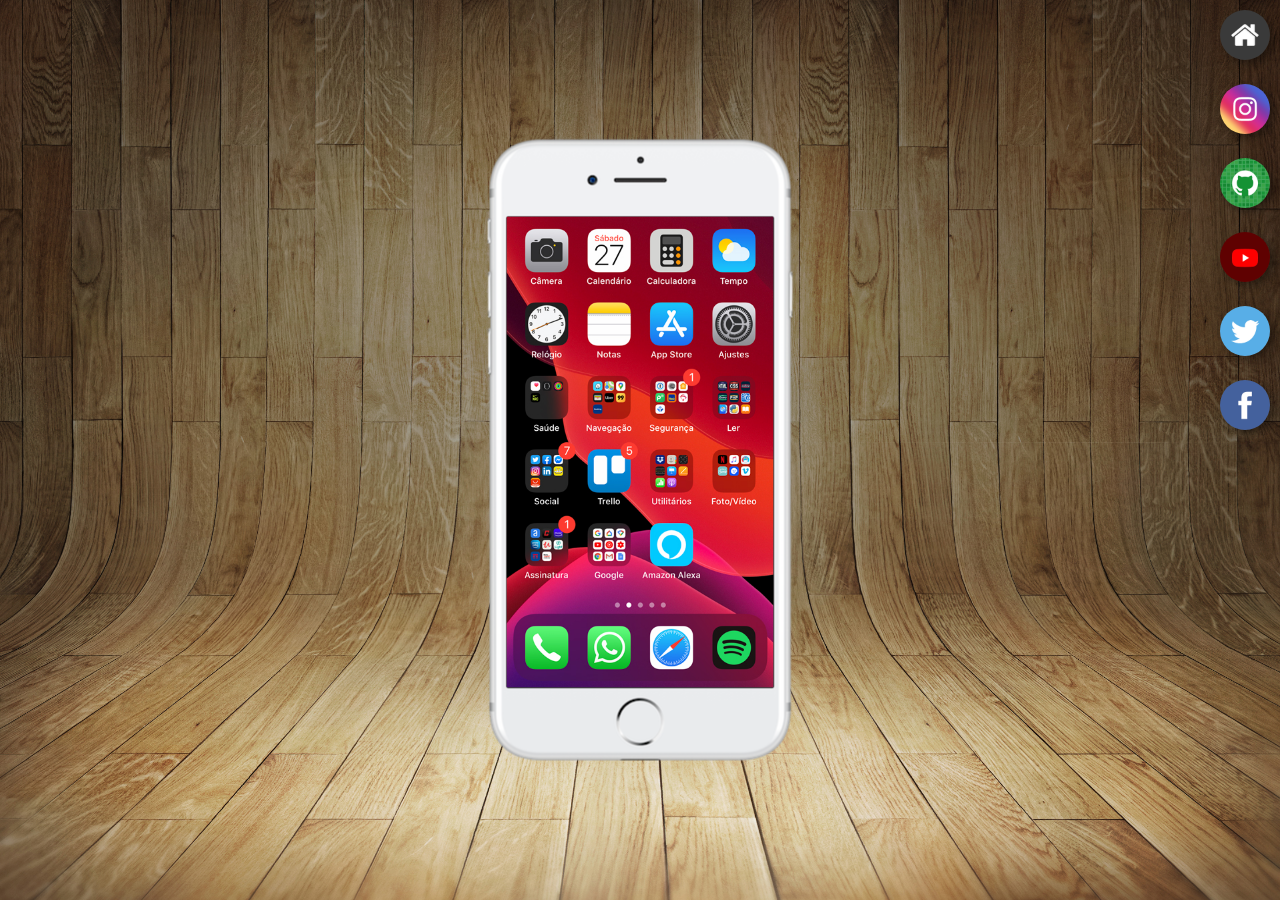
<file: index.html>
<!DOCTYPE html>
<html lang="pt-br">
<head>
    <meta charset="UTF-8">
    <meta http-equiv="X-UA-Compatible" content="IE=edge">
    <meta name="viewport" content="width=device-width, initial-scale=1.0">
    <link rel="stylesheet" href="estilo/style.css">
    <link rel="shortcut icon" href="favicon.ico" type="image/x-icon">
    <title>Sociais</title>
</head>
<body>
    <main>
        <section id="fone">
            <iframe src="home.html" frameborder="0" name="tela" id="tela"></iframe>
        </section>

        <section id="sociais">
            <a href="home.html" target="tela"> <img src="imagens/logo-home.jpg" alt="Home"></a><br>
            <a href="instagram.html" target="tela"> <img src="imagens/logo-instagram.jpg" alt="Instagram"></a><br>
            <a href="github.html" target="tela"> <img src="imagens/logo-github.jpg" alt="Github"></a><br>
            <a href="youtube.html" target="tela"> <img src="imagens/logo-youtube.jpg" alt="Youtube"></a><br>
            <a href="twitter.html" target="tela"> <img src="imagens/logo-twitter.jpg" alt="Twitter"></a><br>
            <a href="facebook.html" target="tela"> <img src="imagens/logo-facebook.jpg" alt="Facebook"></a>

        </section>
    </main>
    
</body>
</html>
</file>
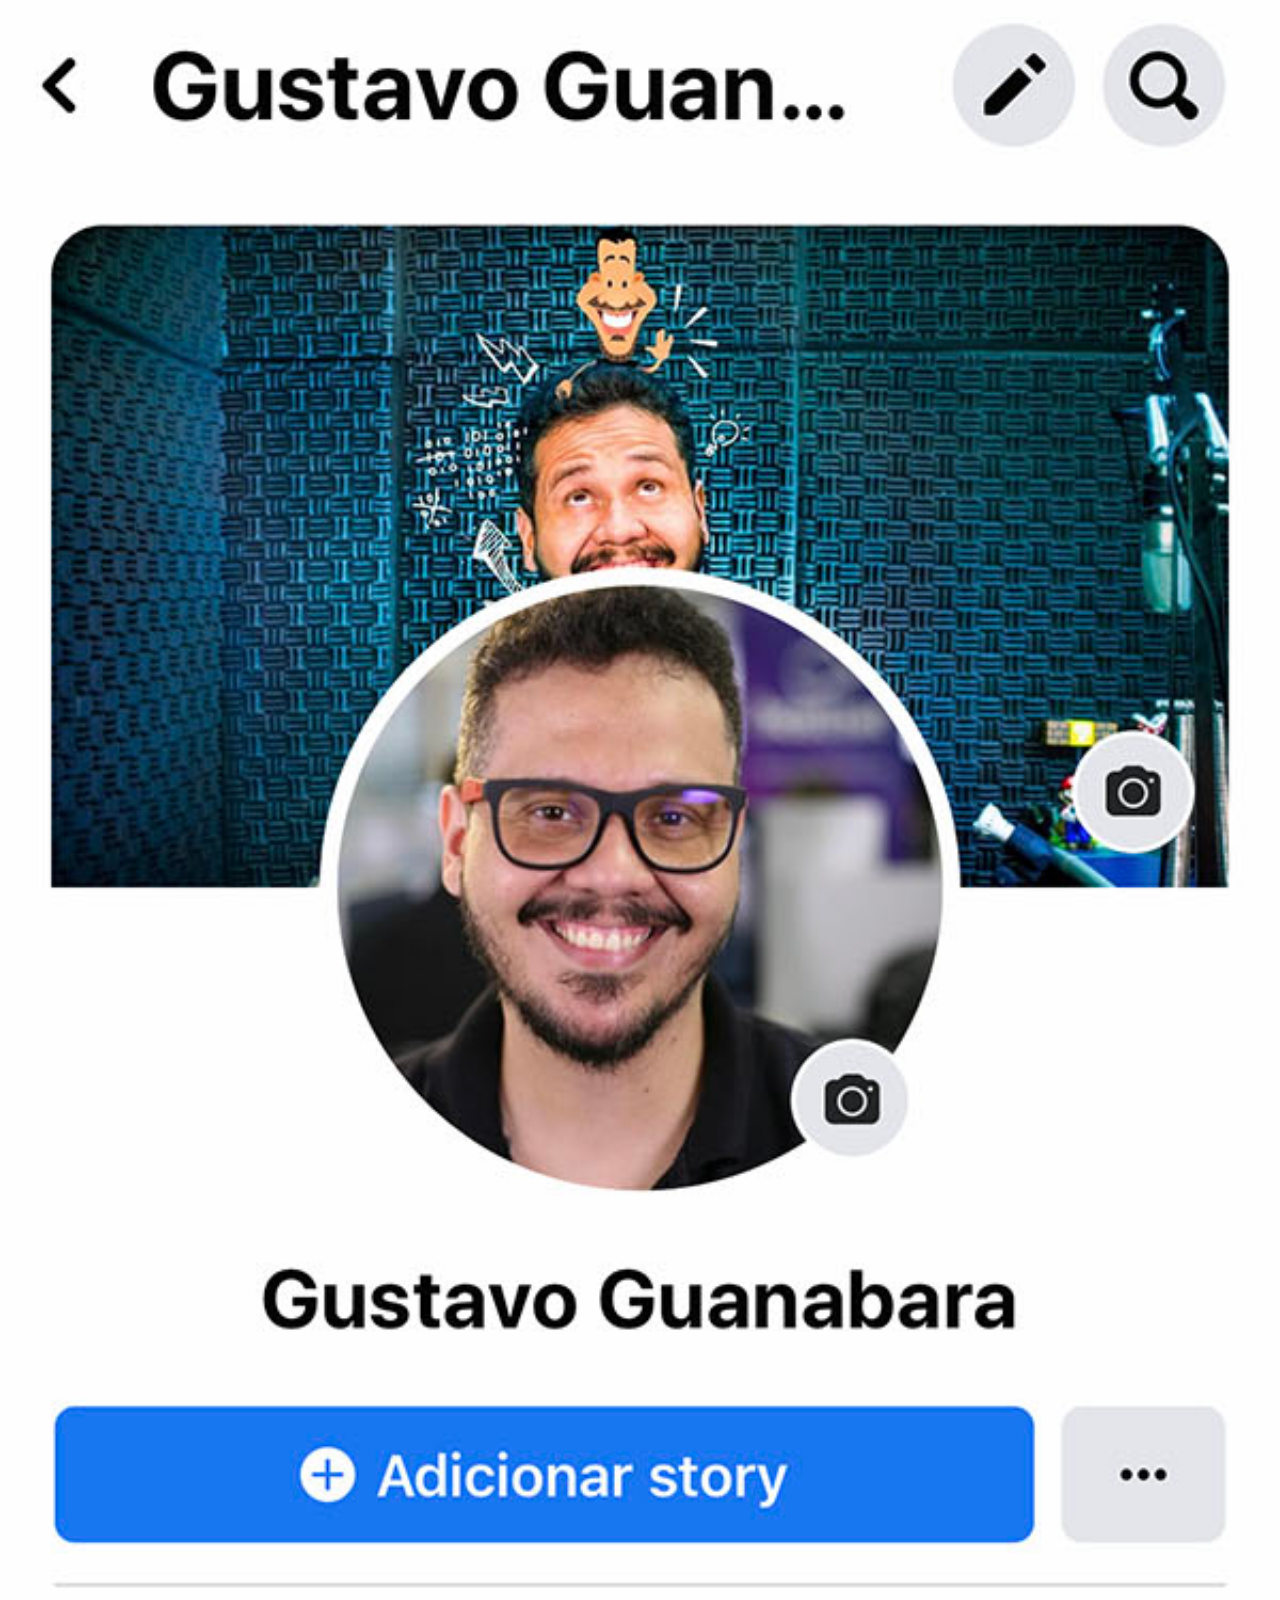
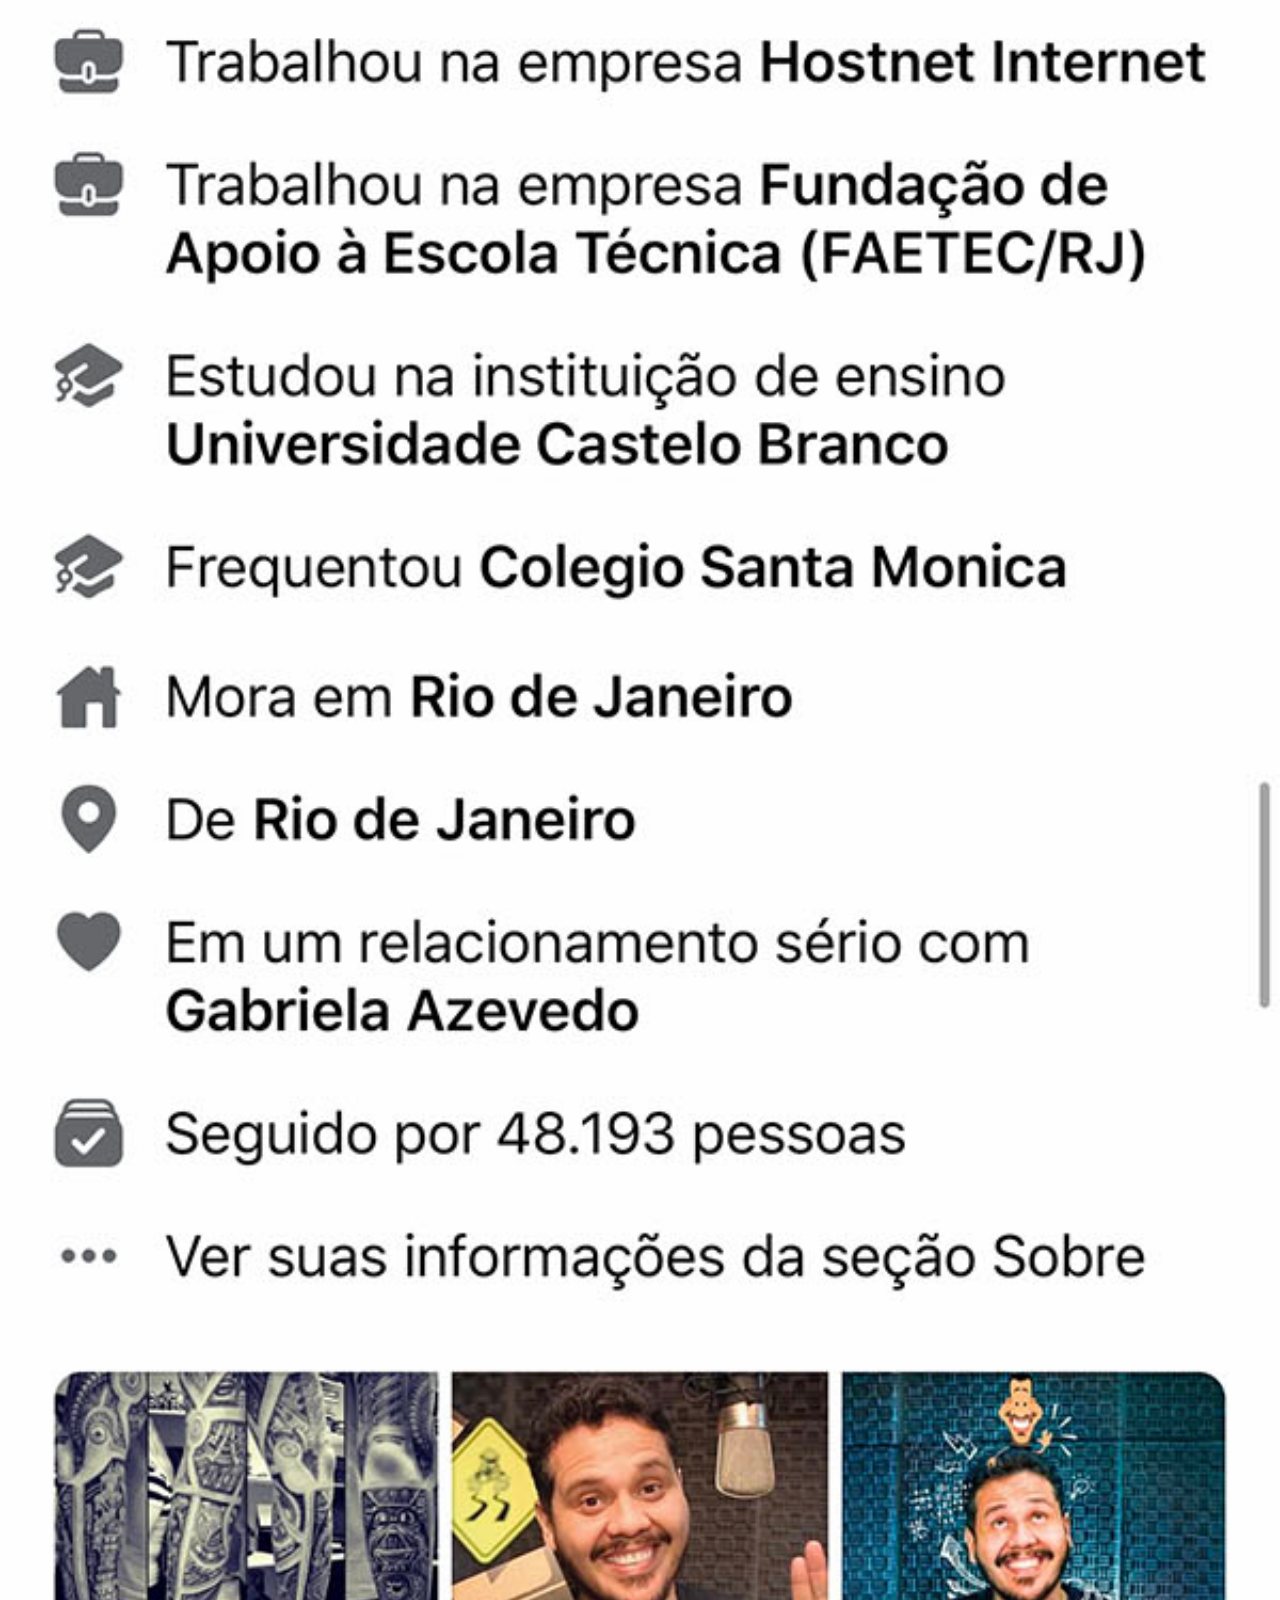
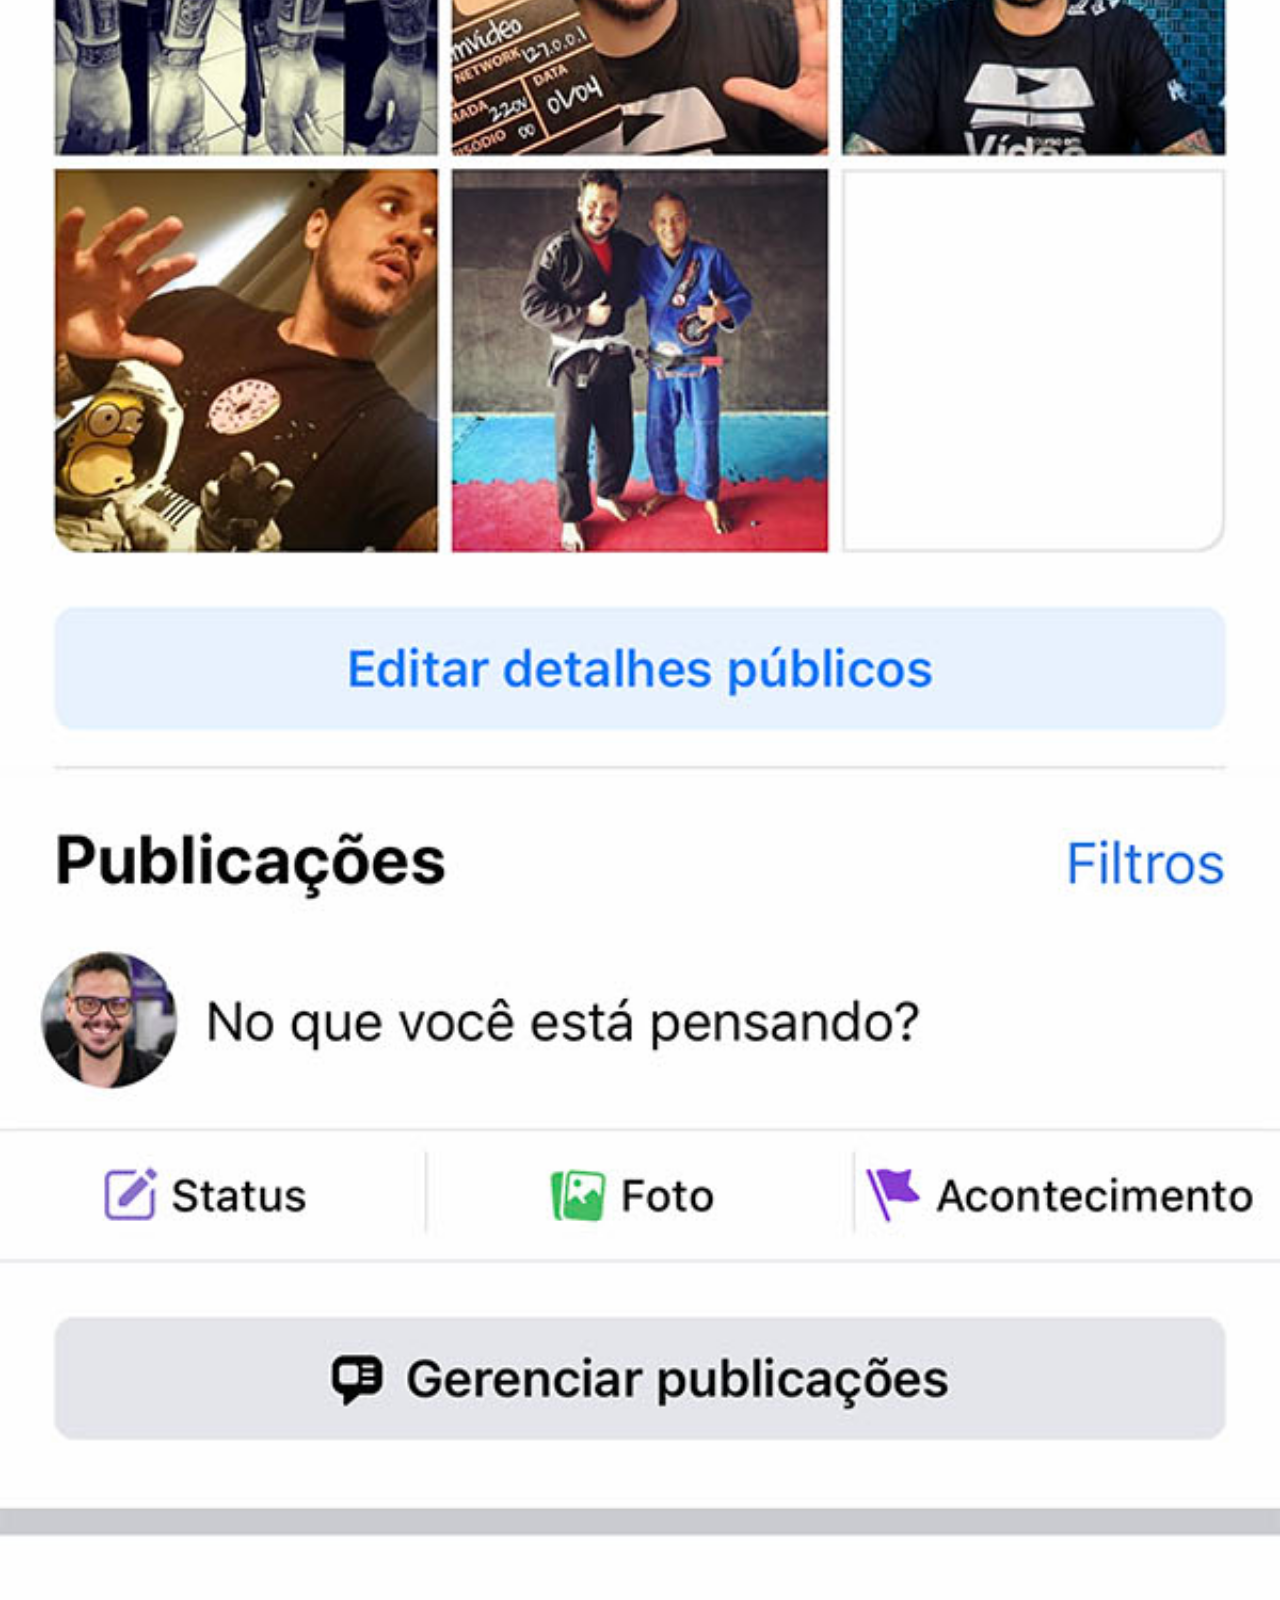
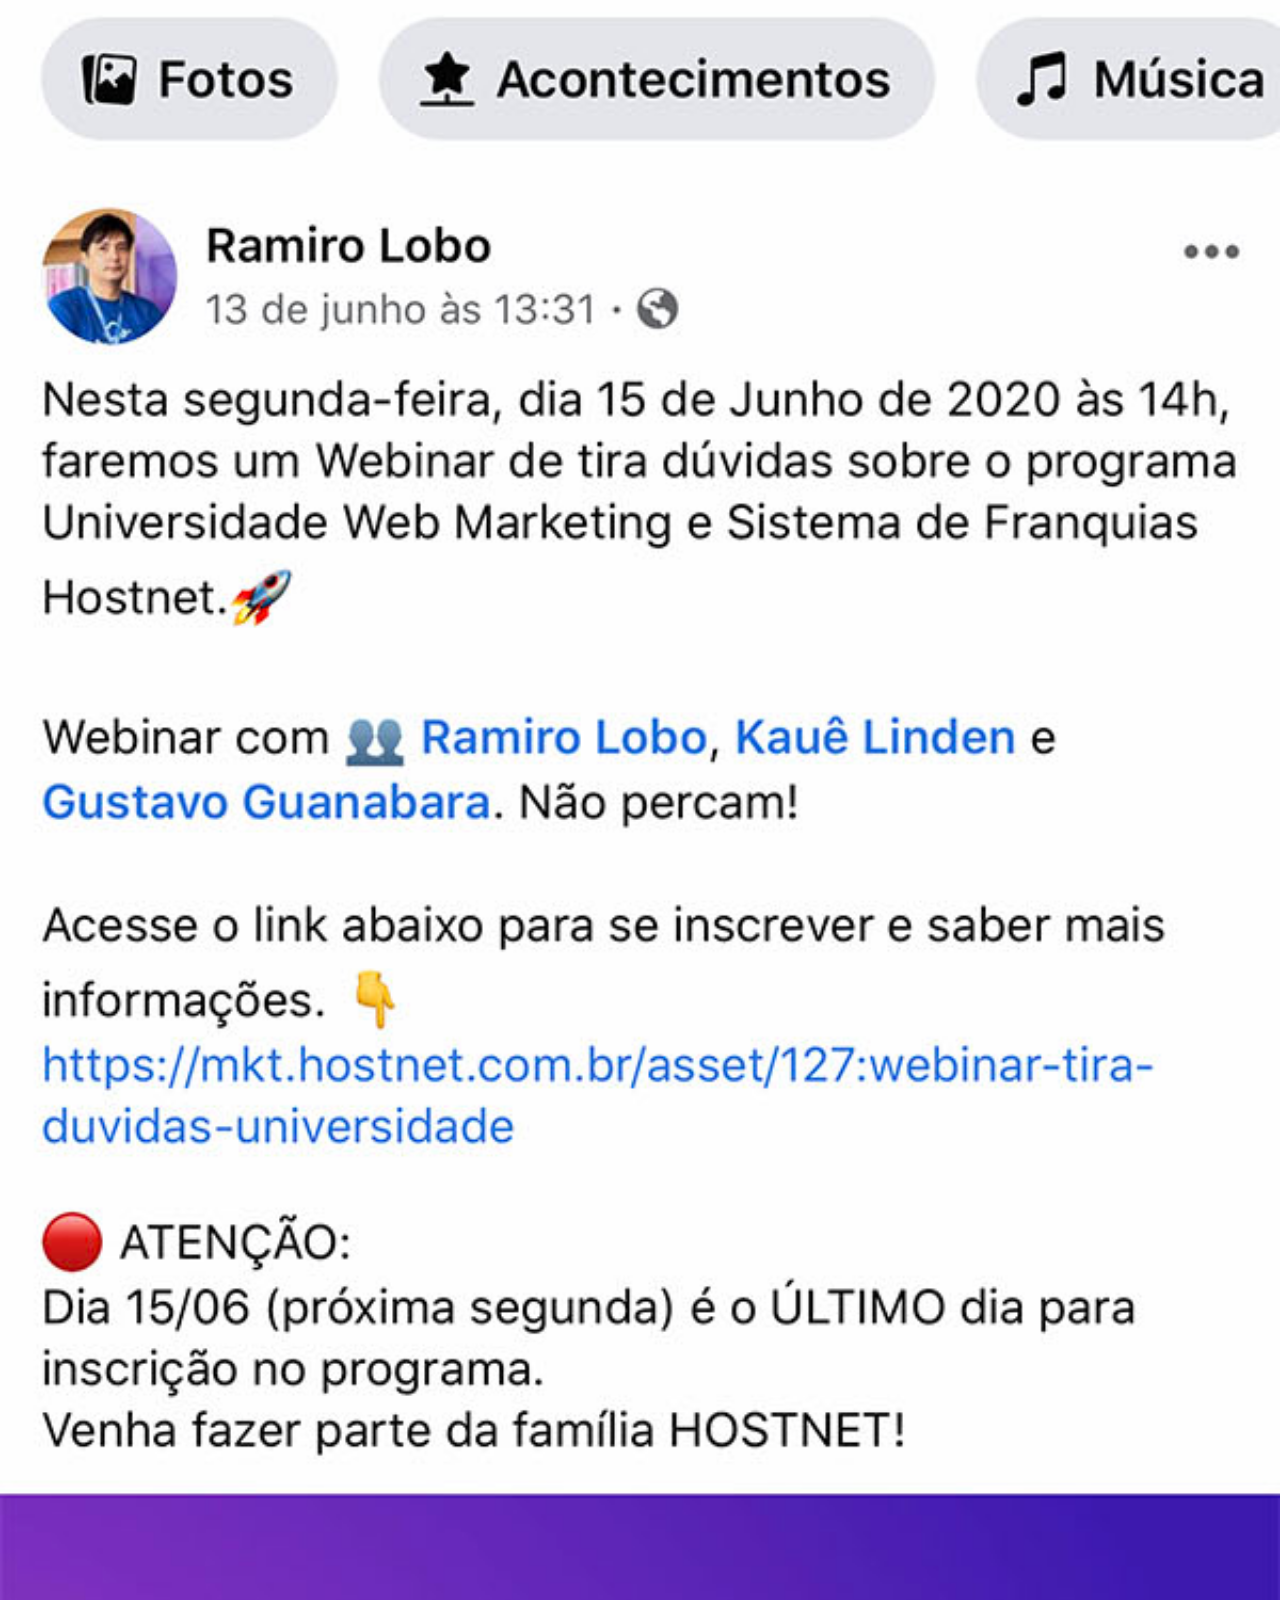
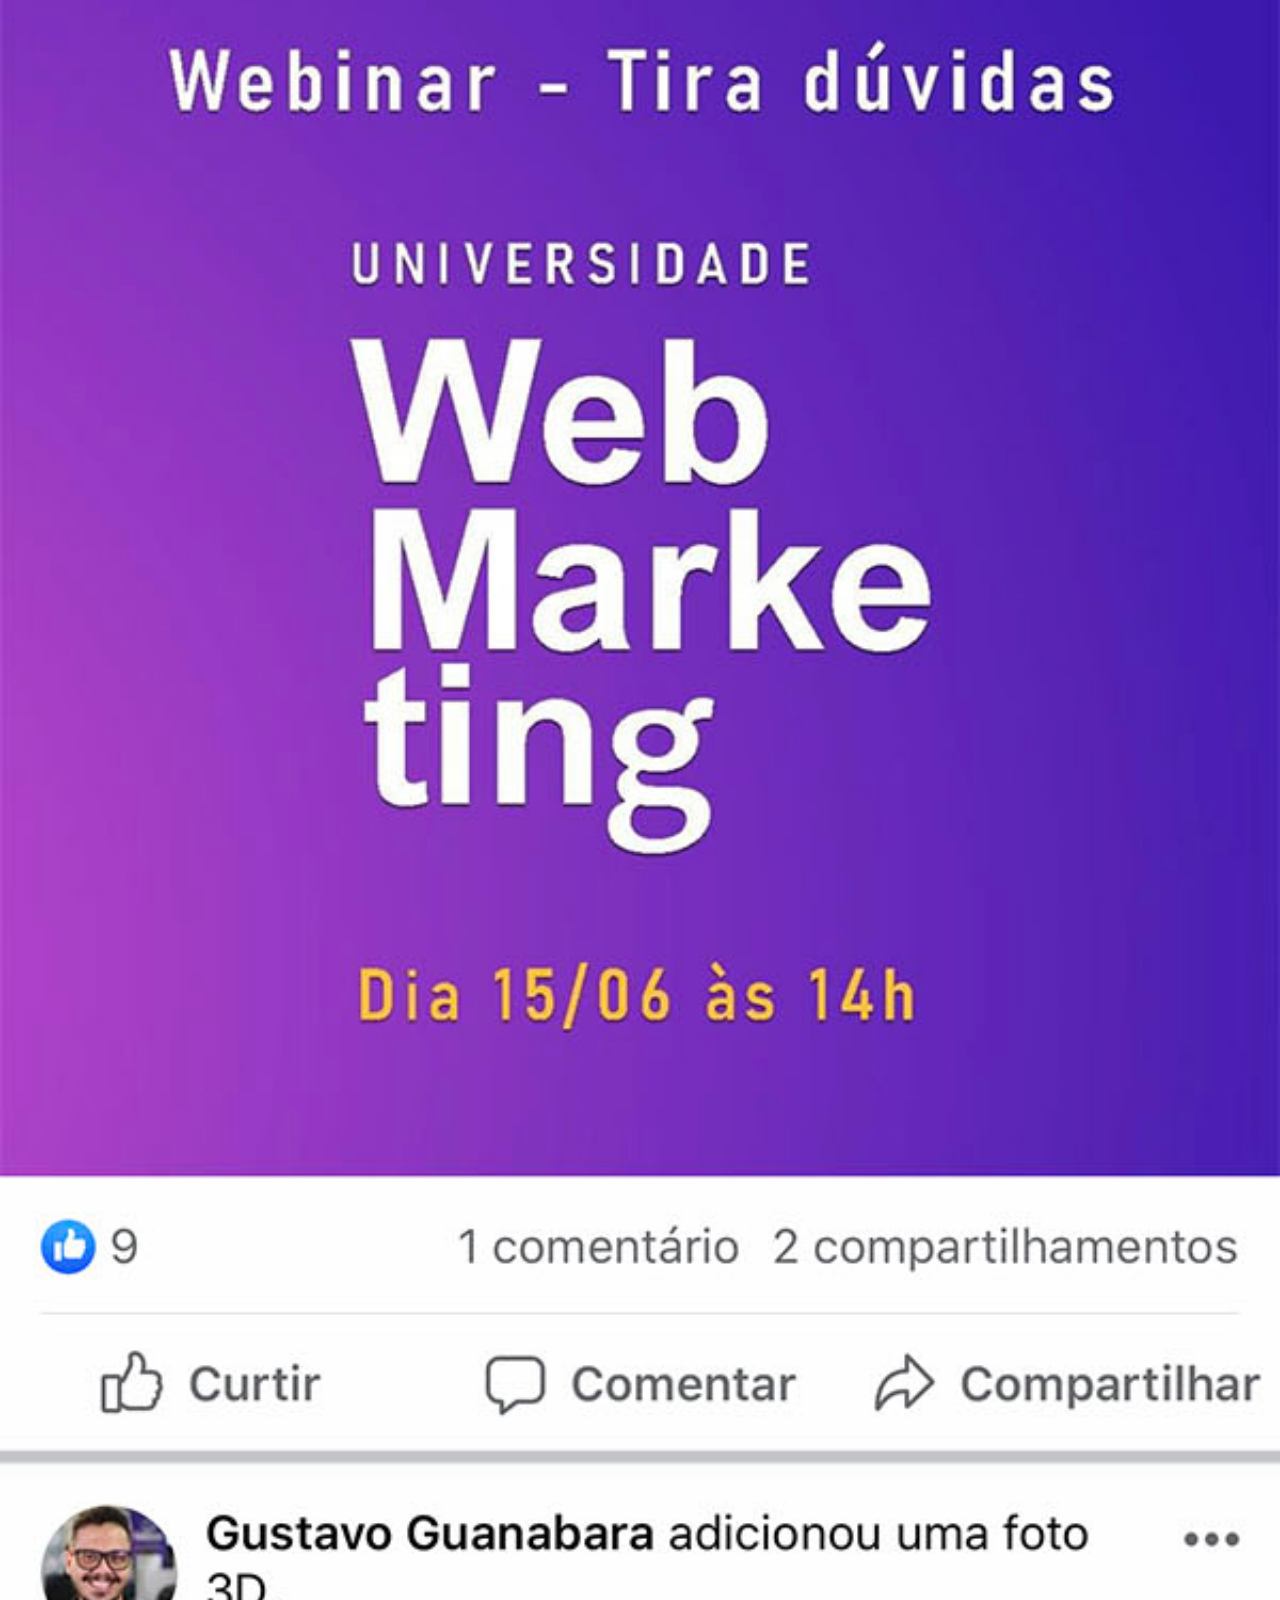
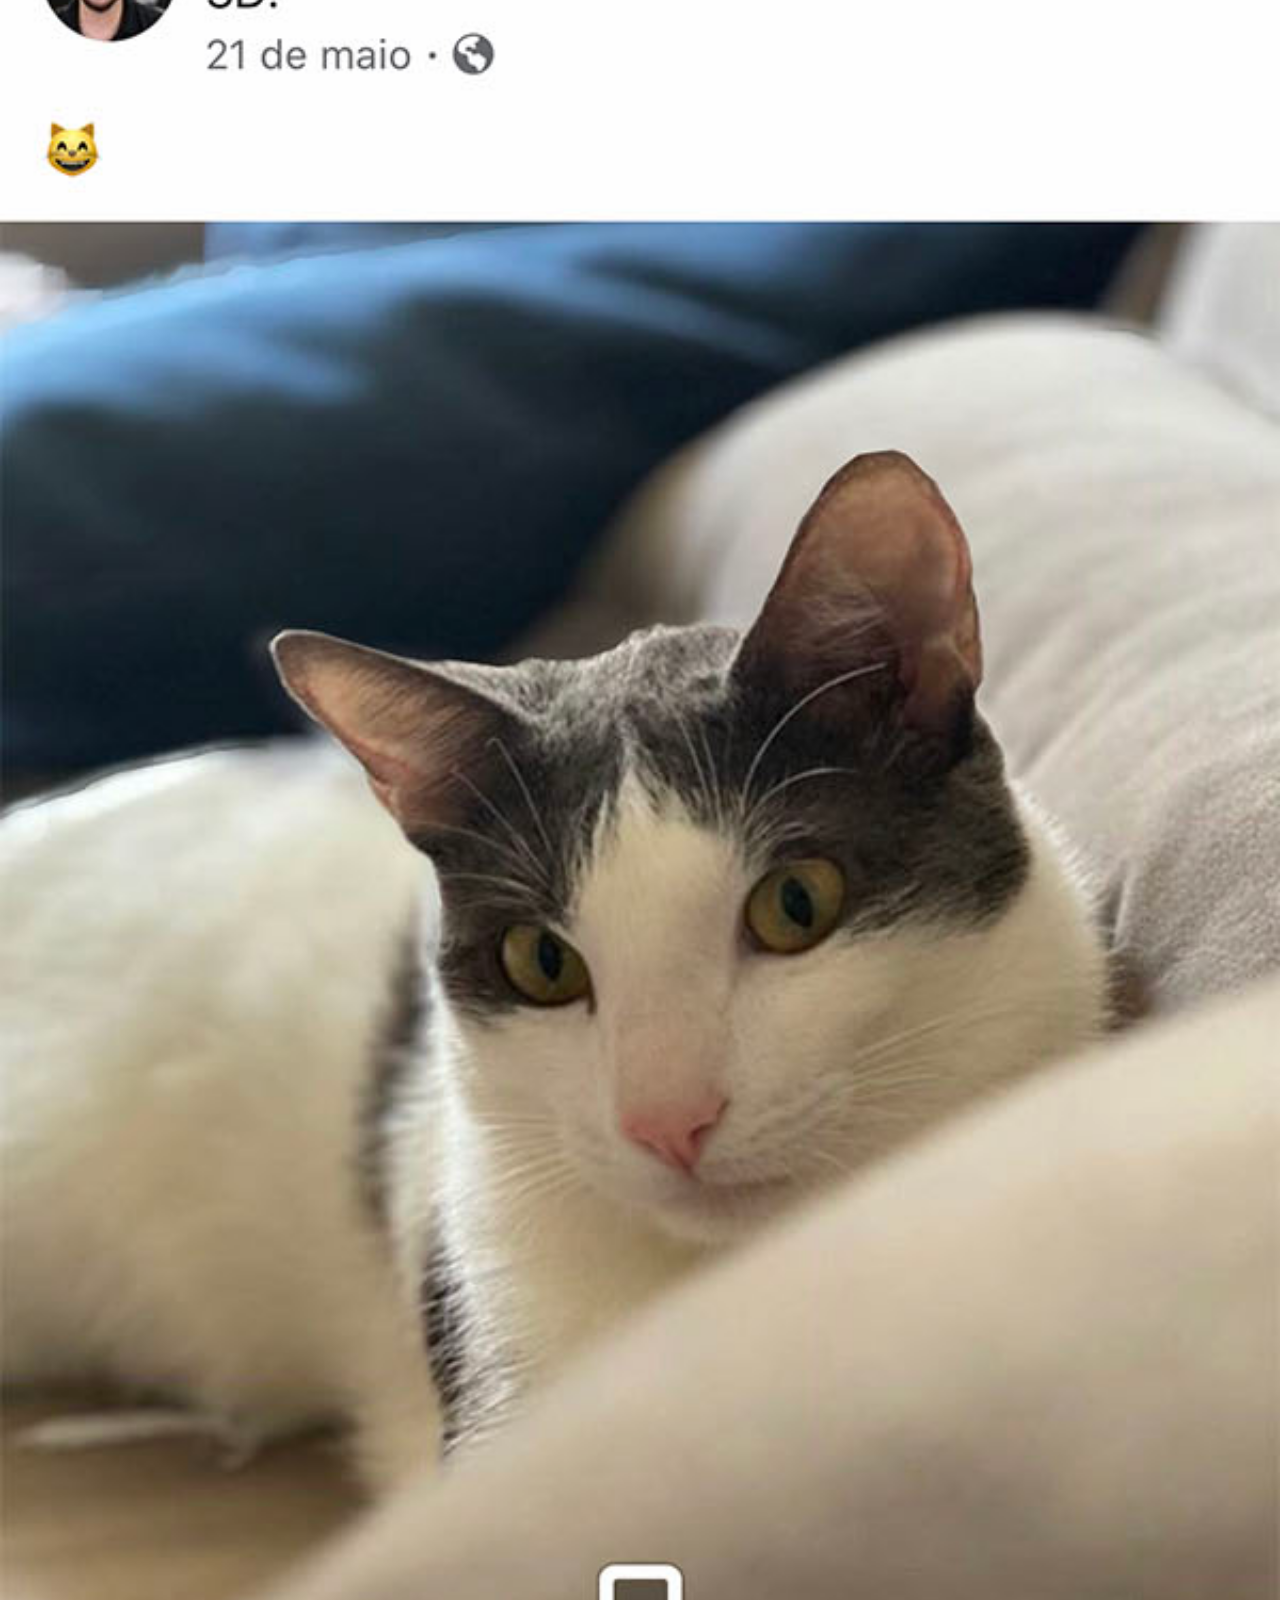
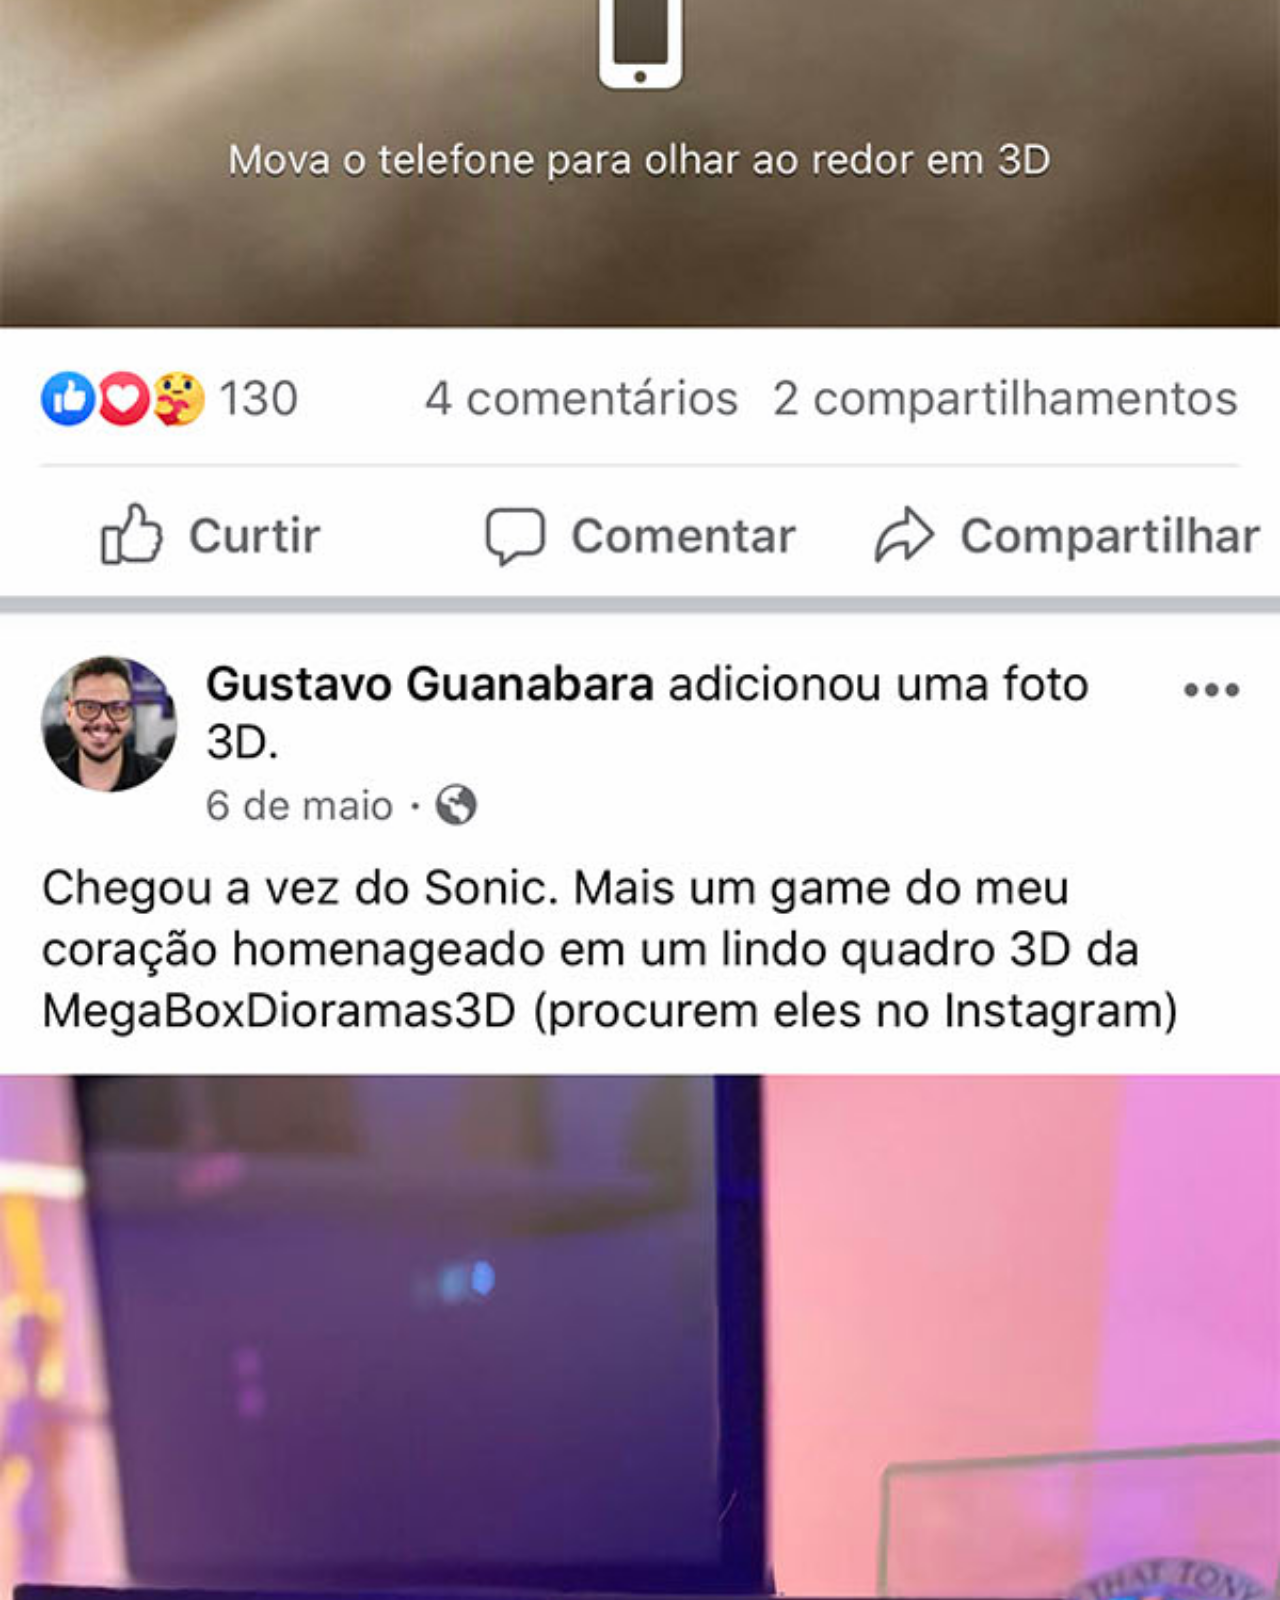
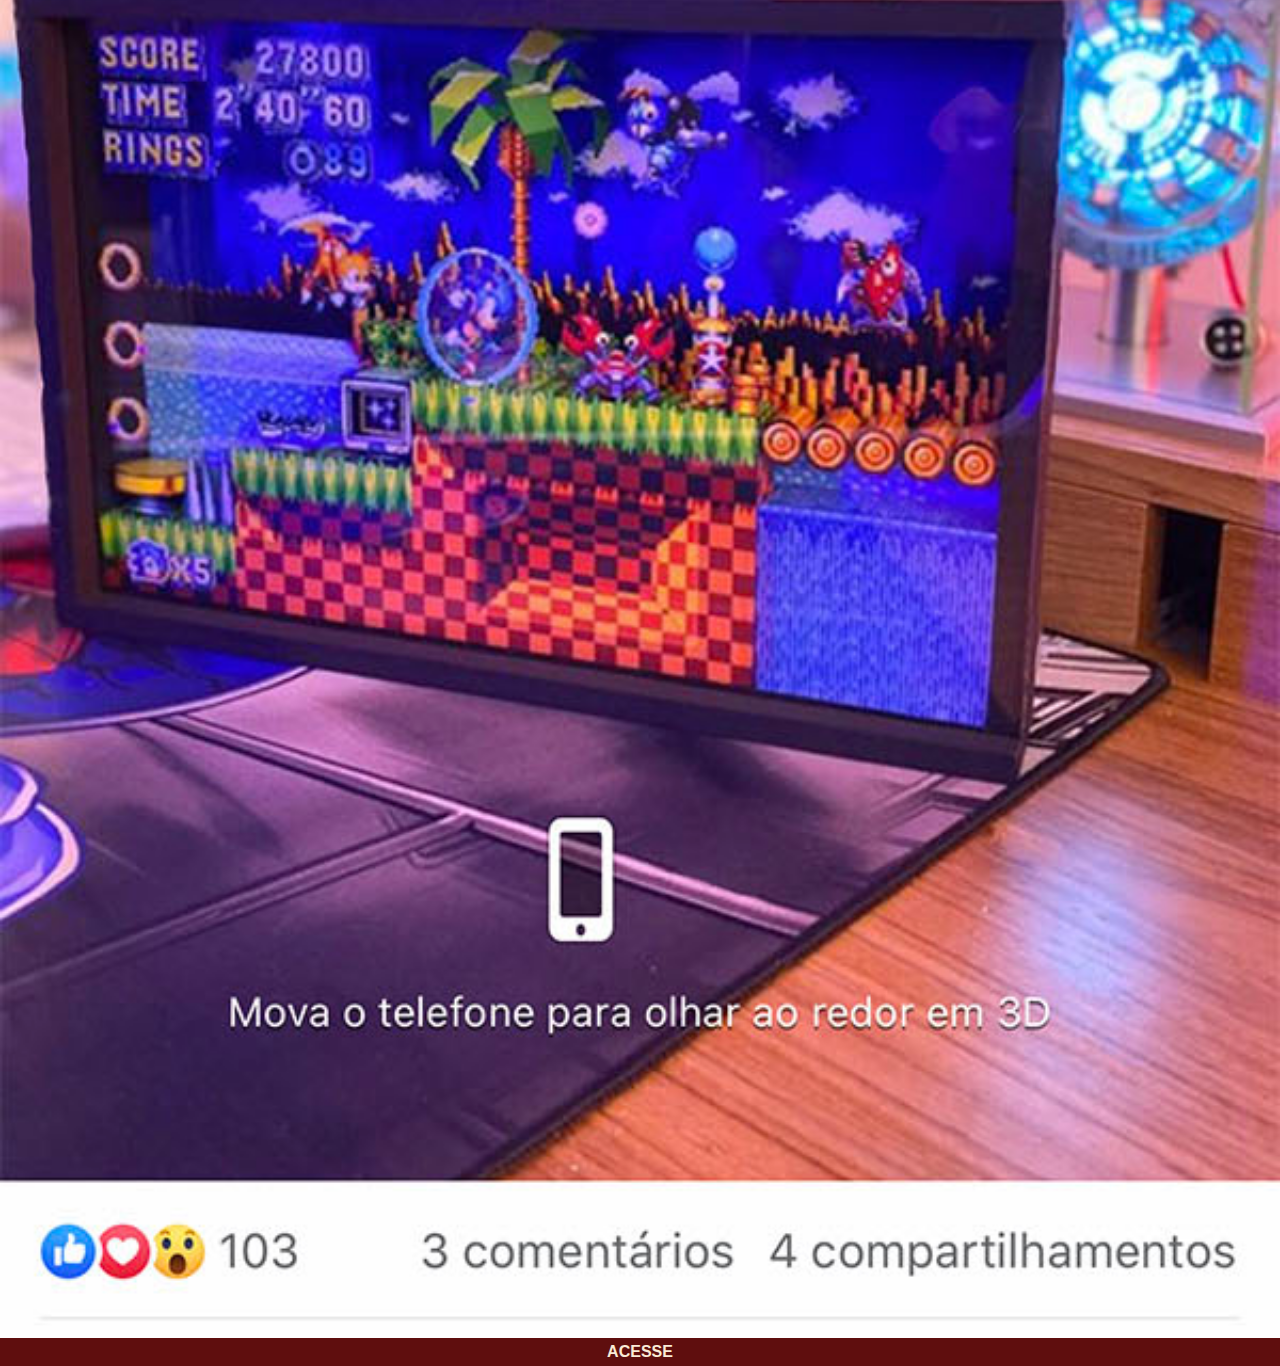
<file: facebook.html>
<!DOCTYPE html>
<html lang="pt-br">
<head>
    <meta charset="UTF-8">
    <meta http-equiv="X-UA-Compatible" content="IE=edge">
    <meta name="viewport" content="width=device-width, initial-scale=1.0">
    <link rel="stylesheet" href="estilo/sociais.css">
    <title>Document</title>
</head>
<body>
    <img src="imagens/tela-facebook.jpg" alt="Facebook">
    <a href="#" target="_blank">ACESSE</a>    
</body>
</html>
</file>
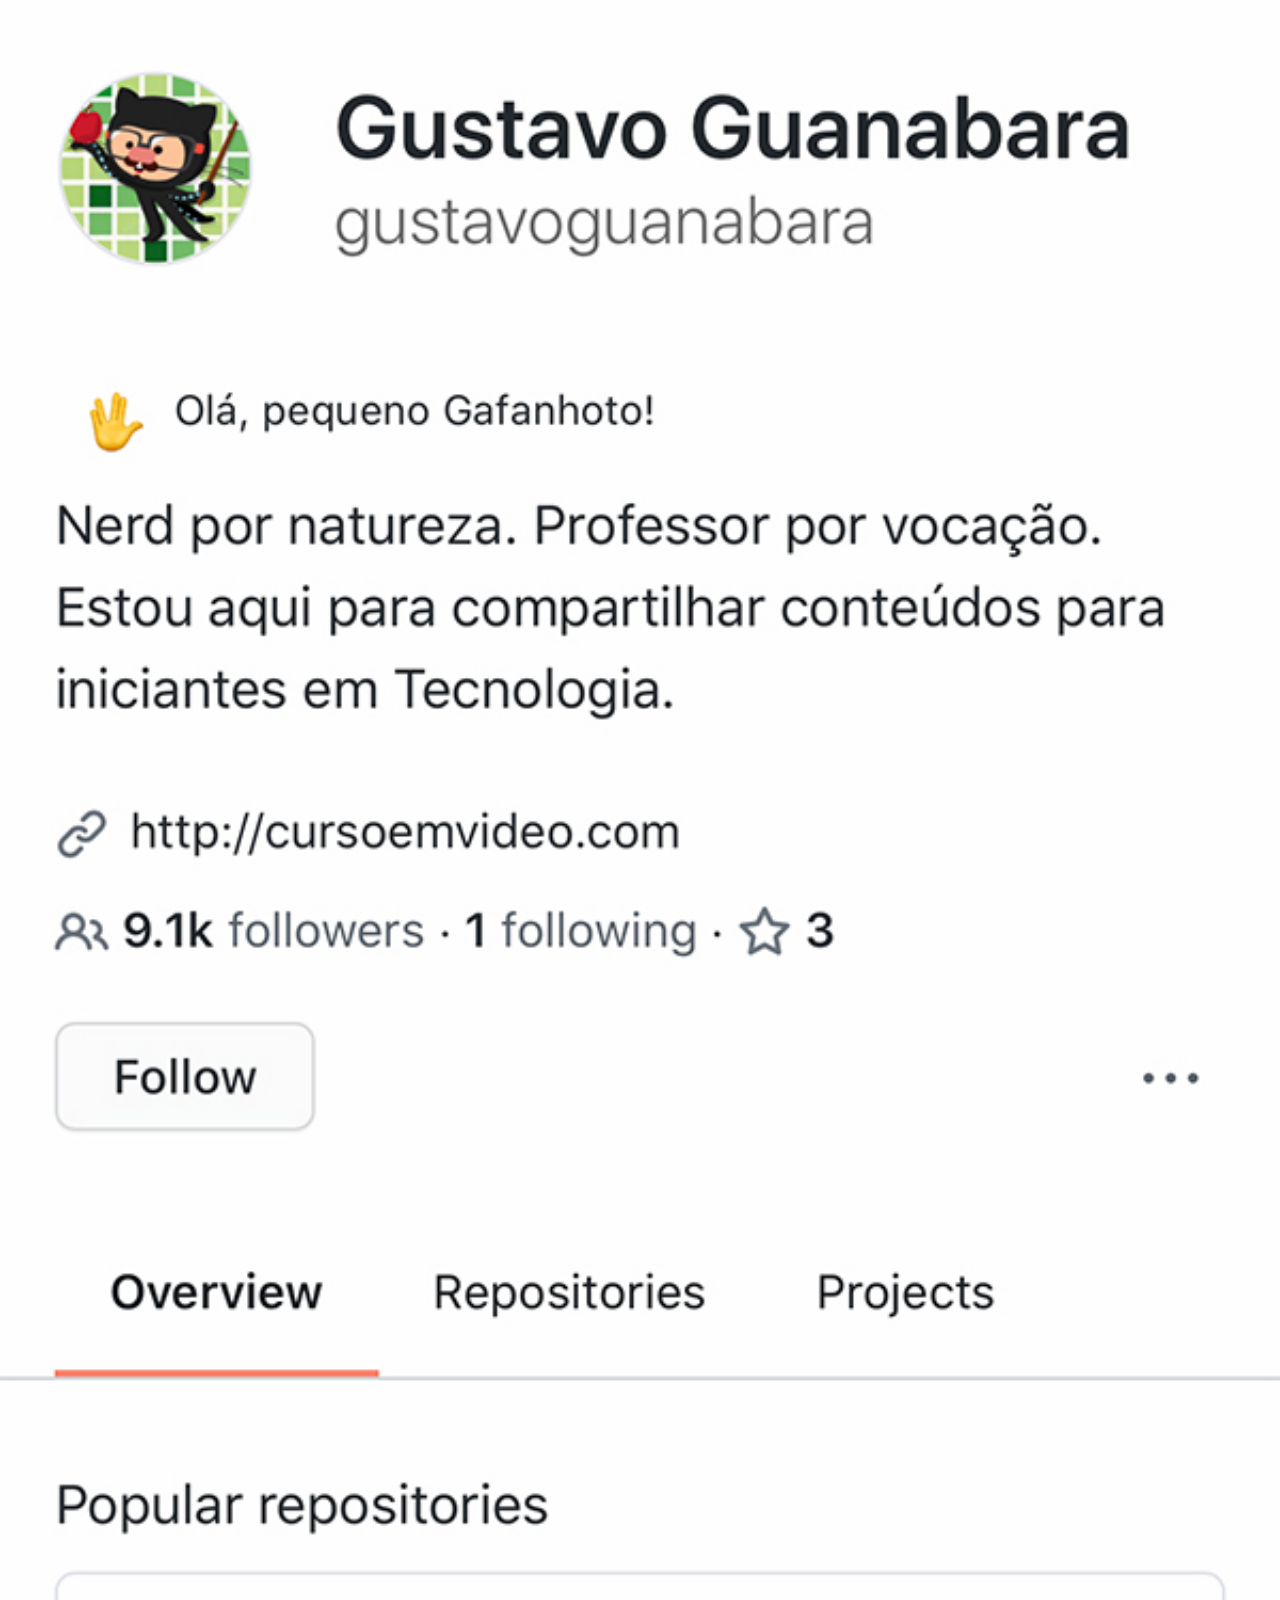
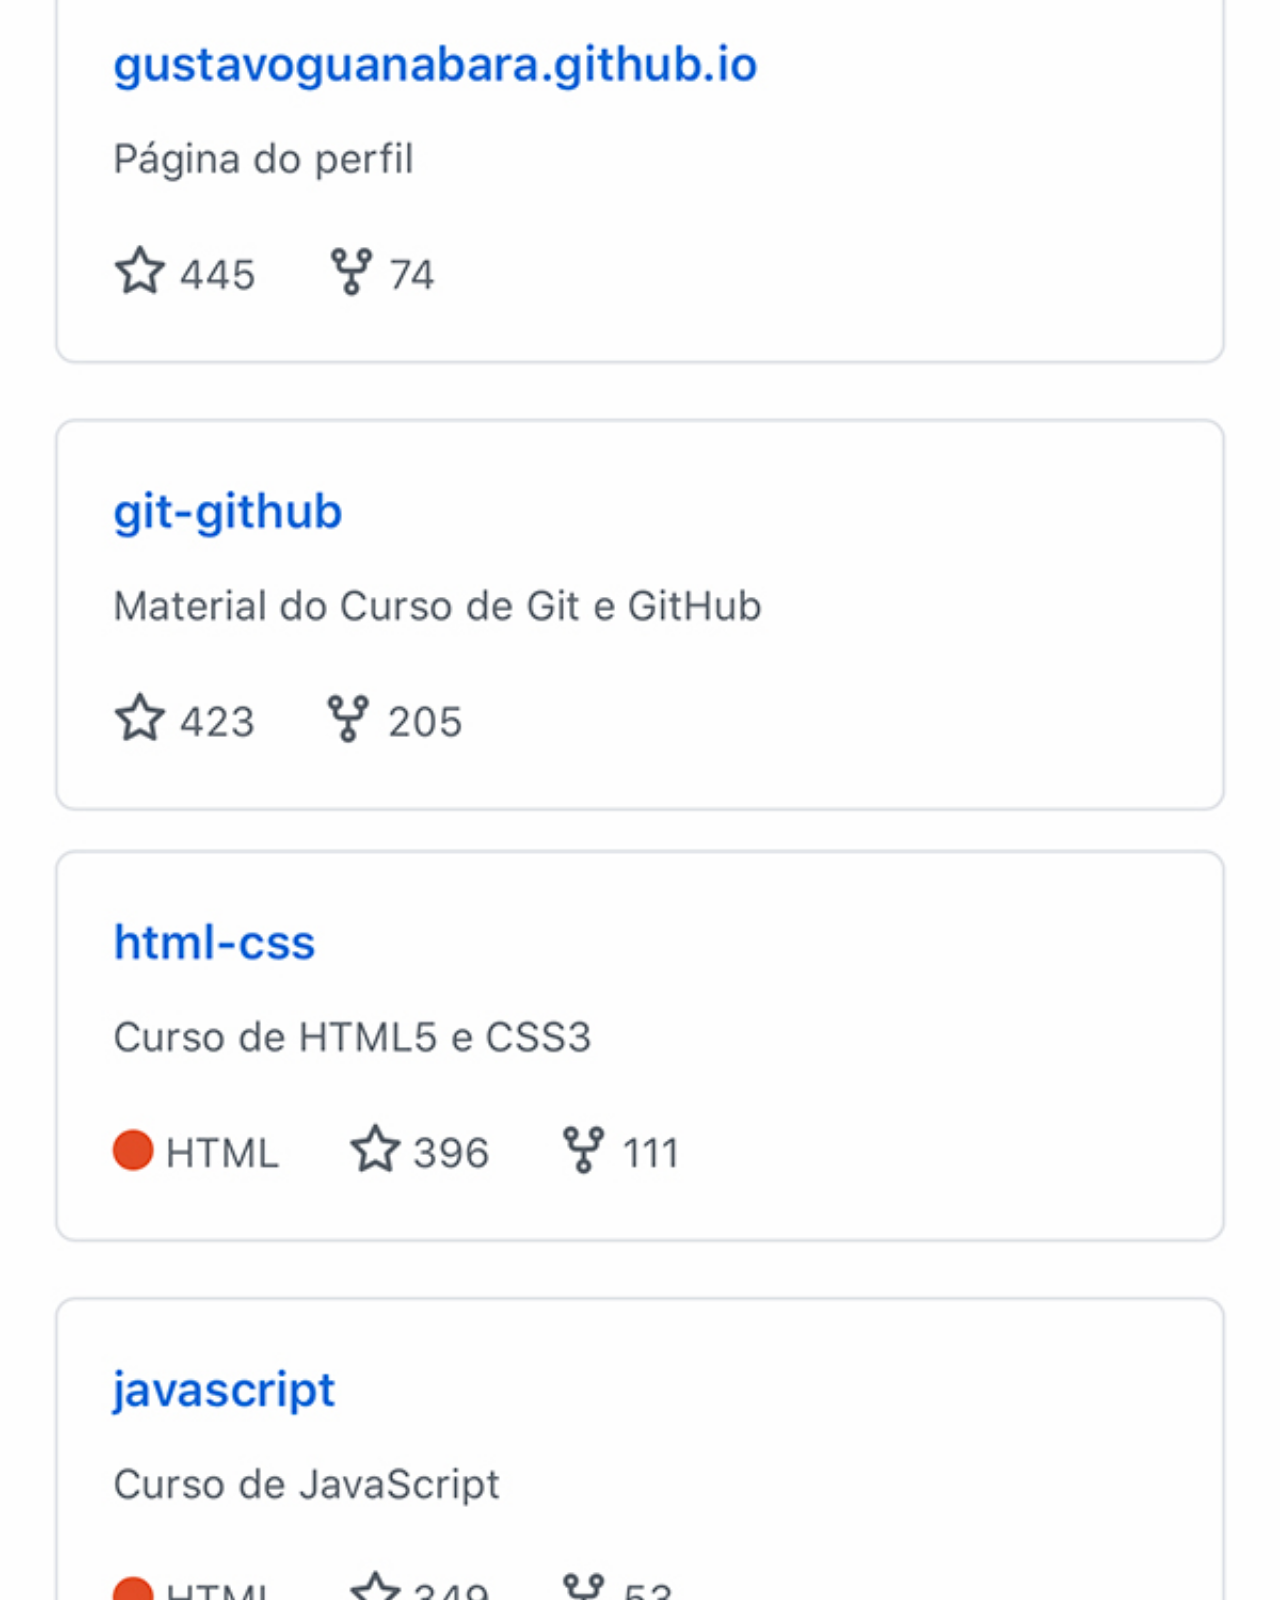
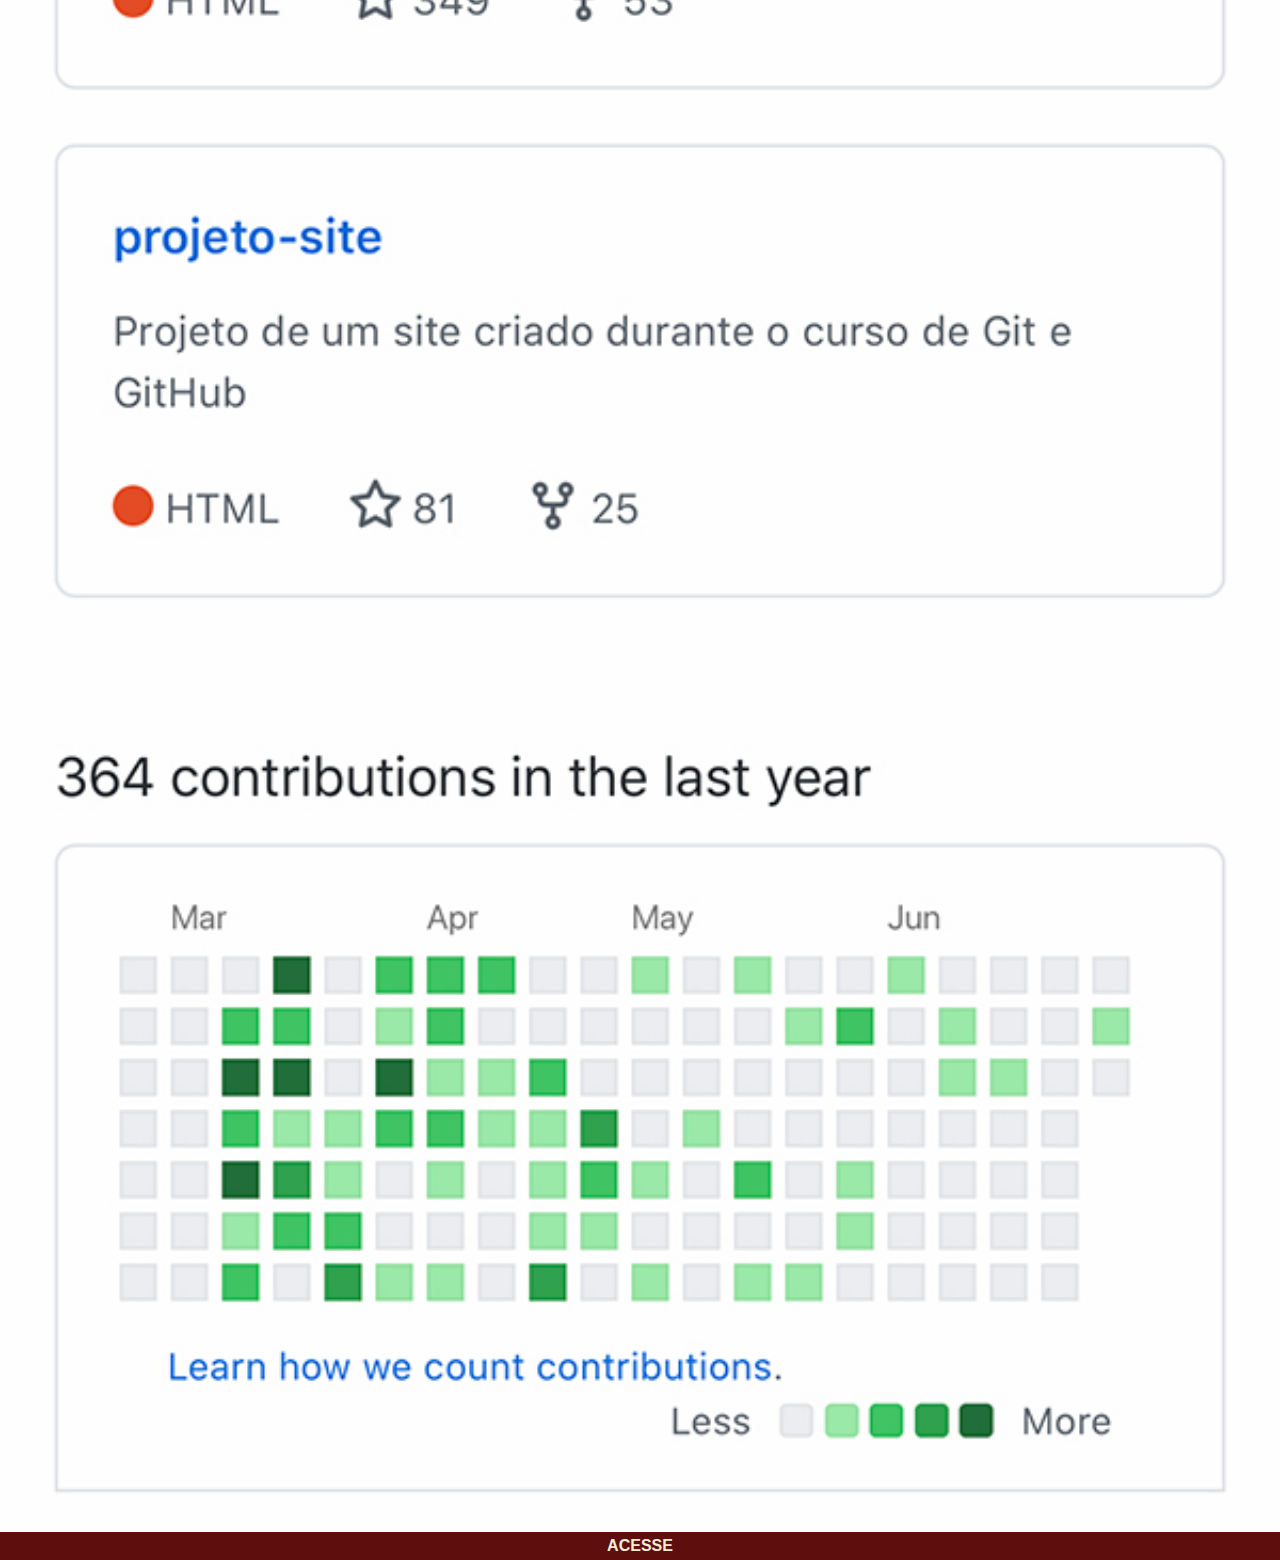
<file: github.html>
<!DOCTYPE html>
<html lang="pt-br">
<head>
    <meta charset="UTF-8">
    <meta http-equiv="X-UA-Compatible" content="IE=edge">
    <meta name="viewport" content="width=device-width, initial-scale=1.0">
    <link rel="stylesheet" href="estilo/sociais.css">
    <title>Document</title>
</head>
<body>
    <img src="imagens/tela-github.jpg" alt="Github">
    <a href="#" target="_blank">ACESSE</a>
    
</body>
</html>
</file>
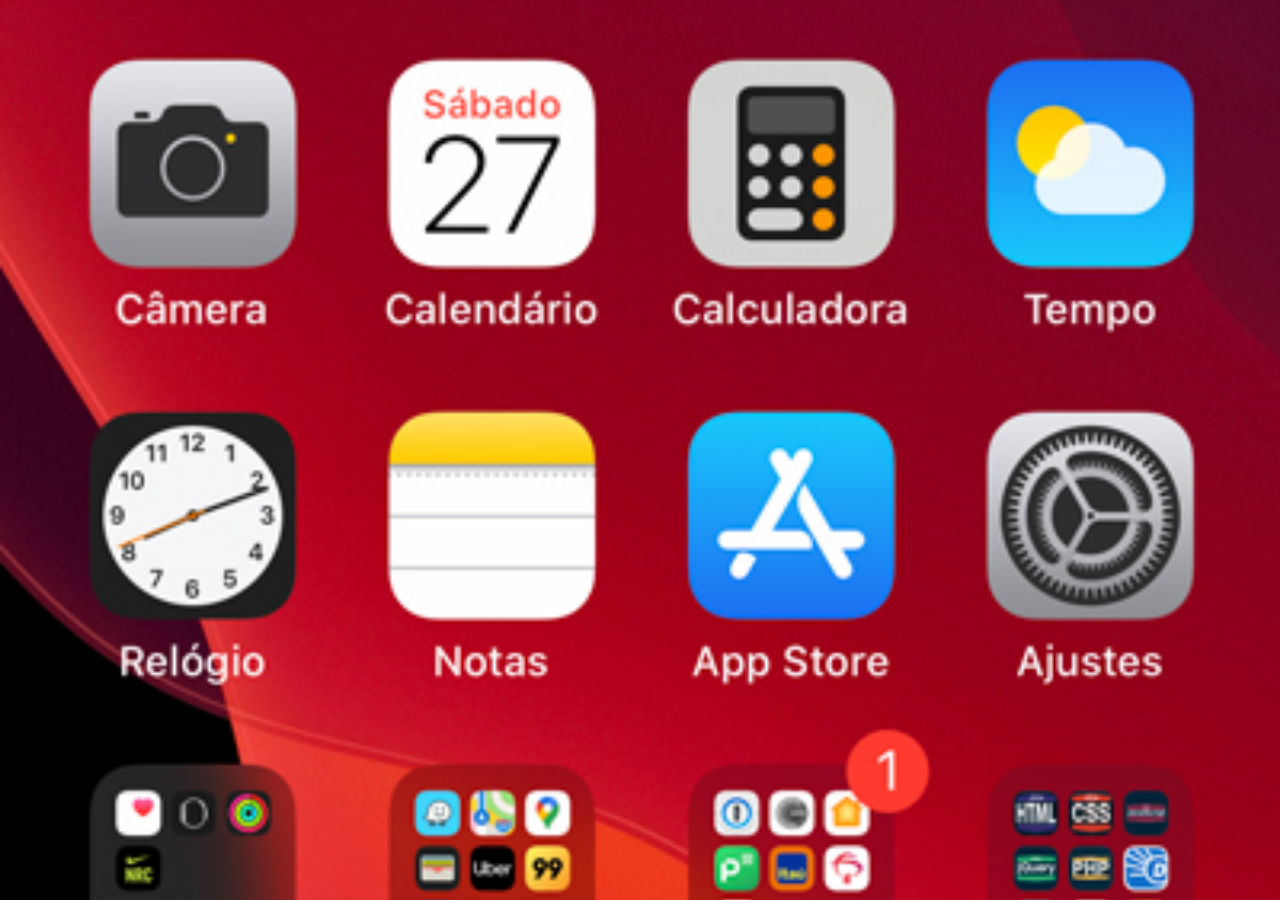
<file: home.html>
<!DOCTYPE html>
<html lang="pt-br">
<head>
    <meta charset="UTF-8">
    <meta http-equiv="X-UA-Compatible" content="IE=edge">
    <meta name="viewport" content="width=device-width, initial-scale=1.0">
    <title>Document</title>
    <style>
        *{
            margin: 0;
            padding: 0;
        }

        body{
            height: 100vh;
            width: 100vw;
            background: url('imagens/tela-home.jpg') no-repeat top center;
            background-size: cover;

        }
    </style>
</head>
<body>
    
</body>
</html>
</file>
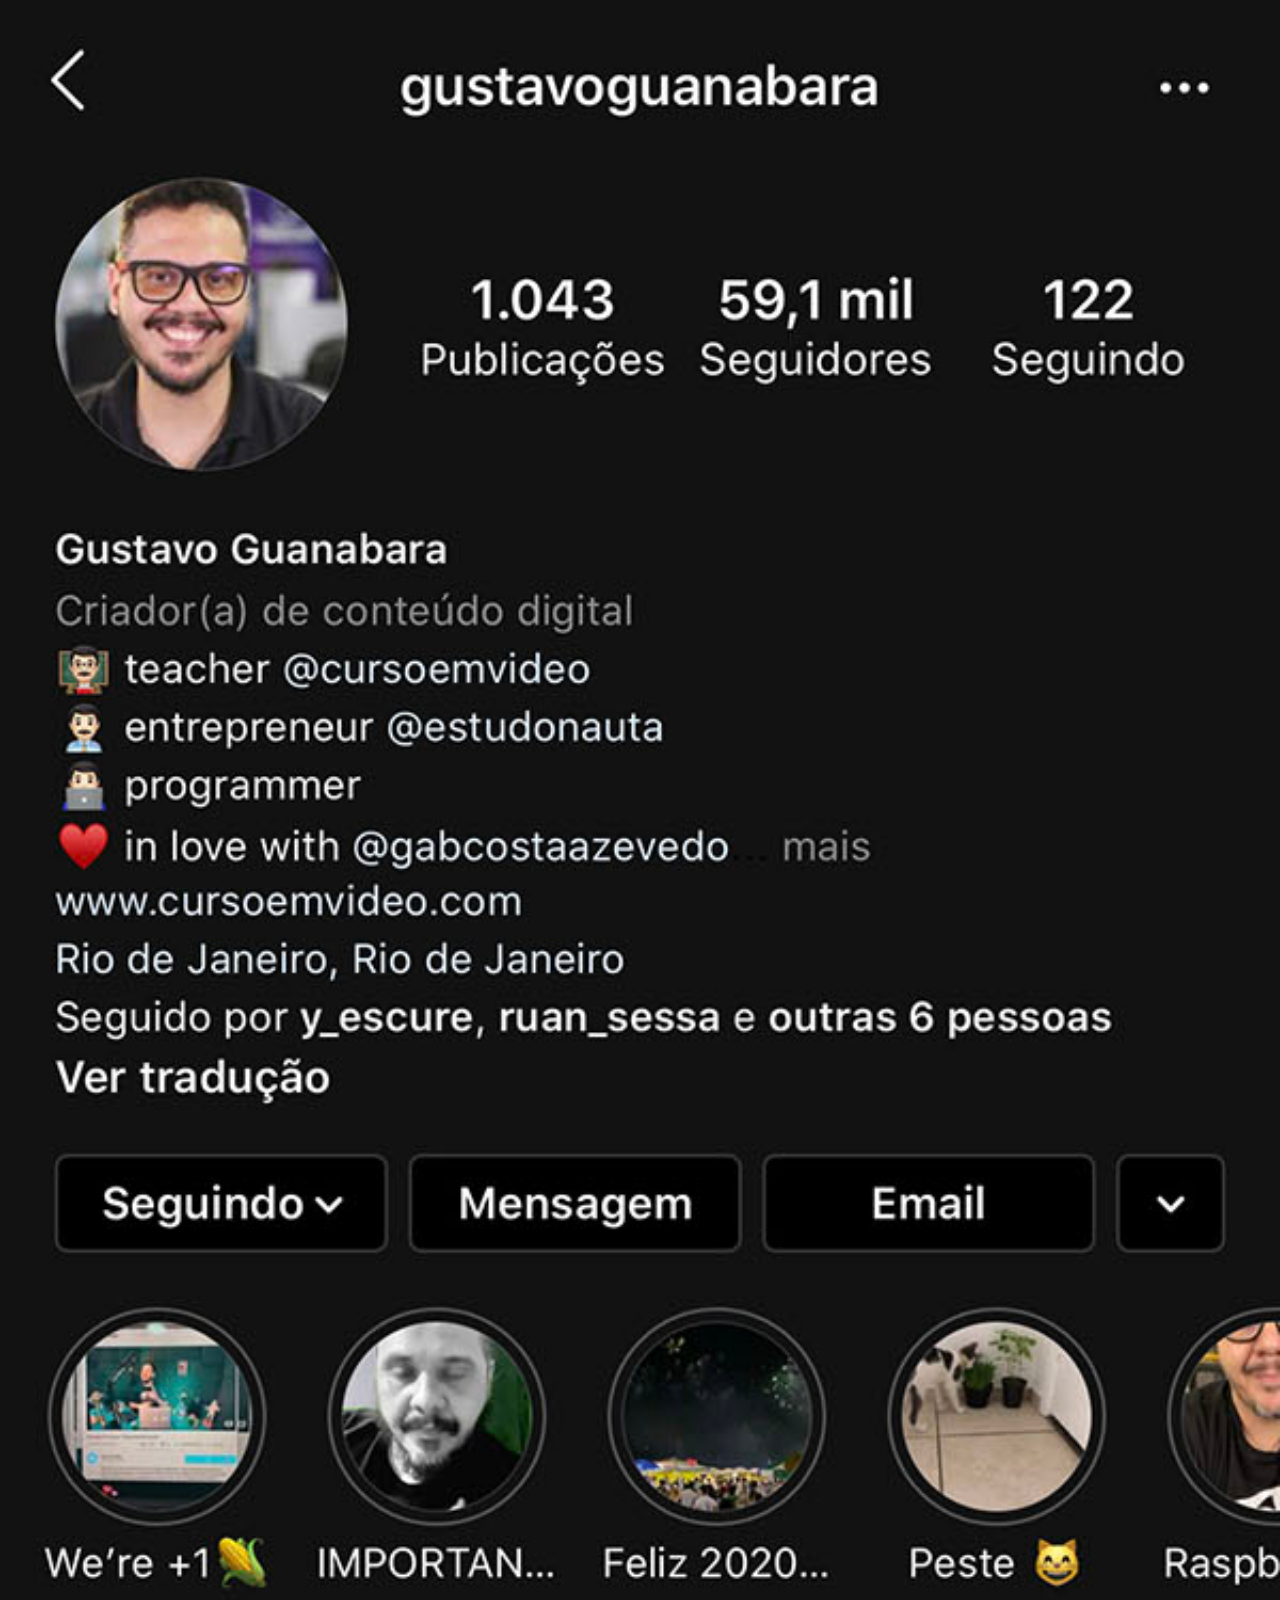
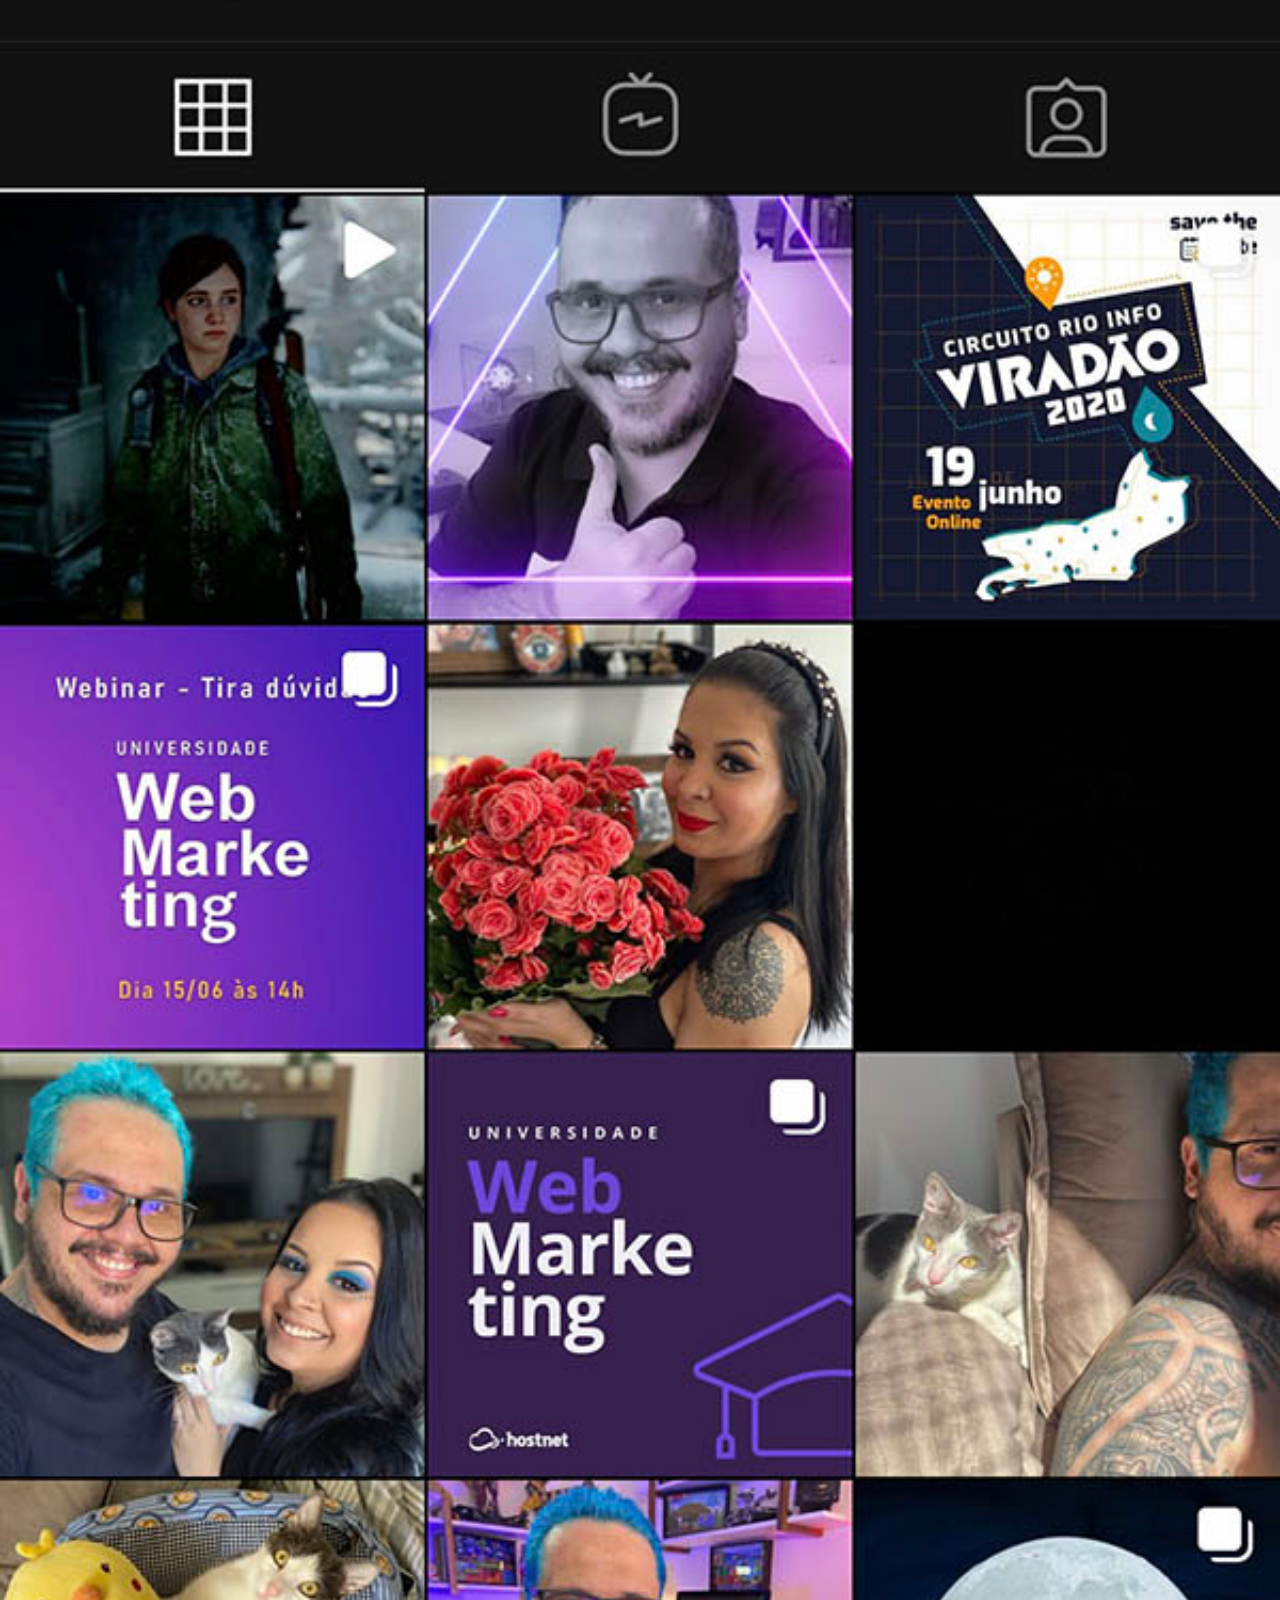
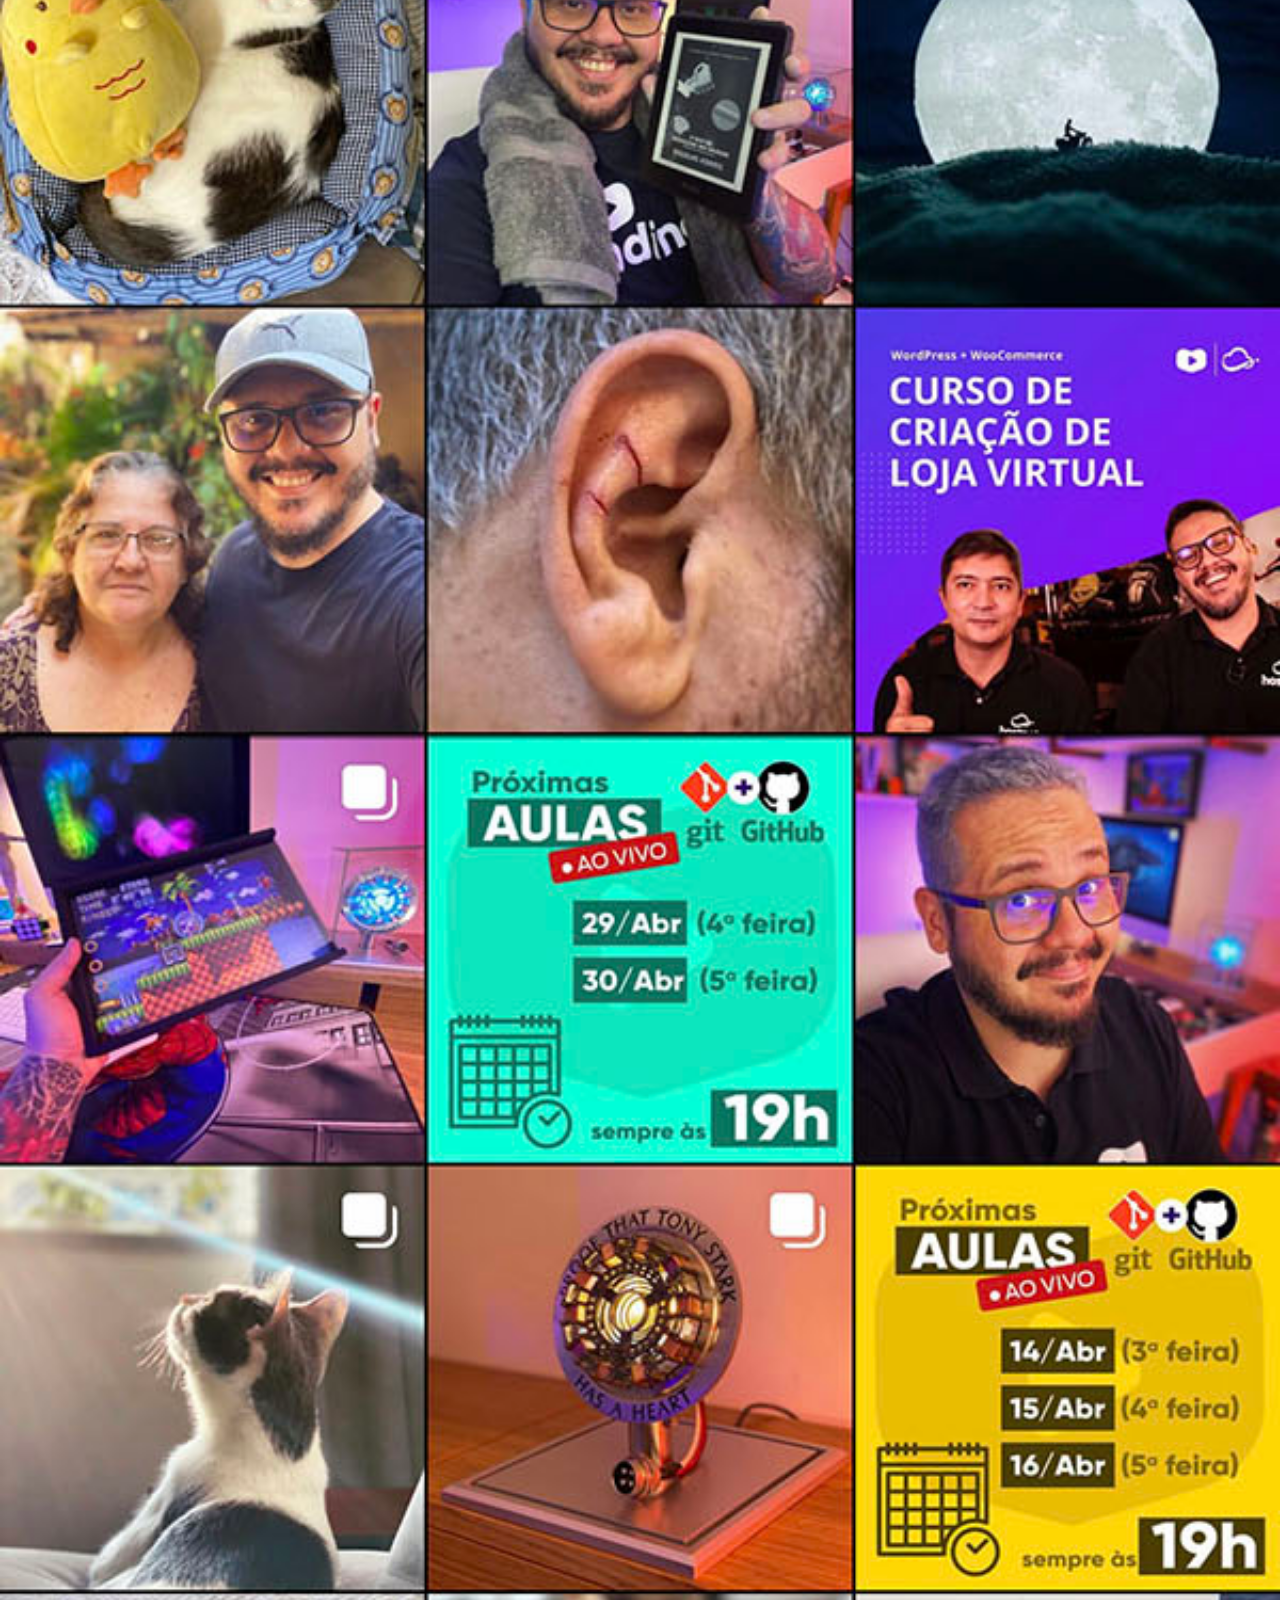
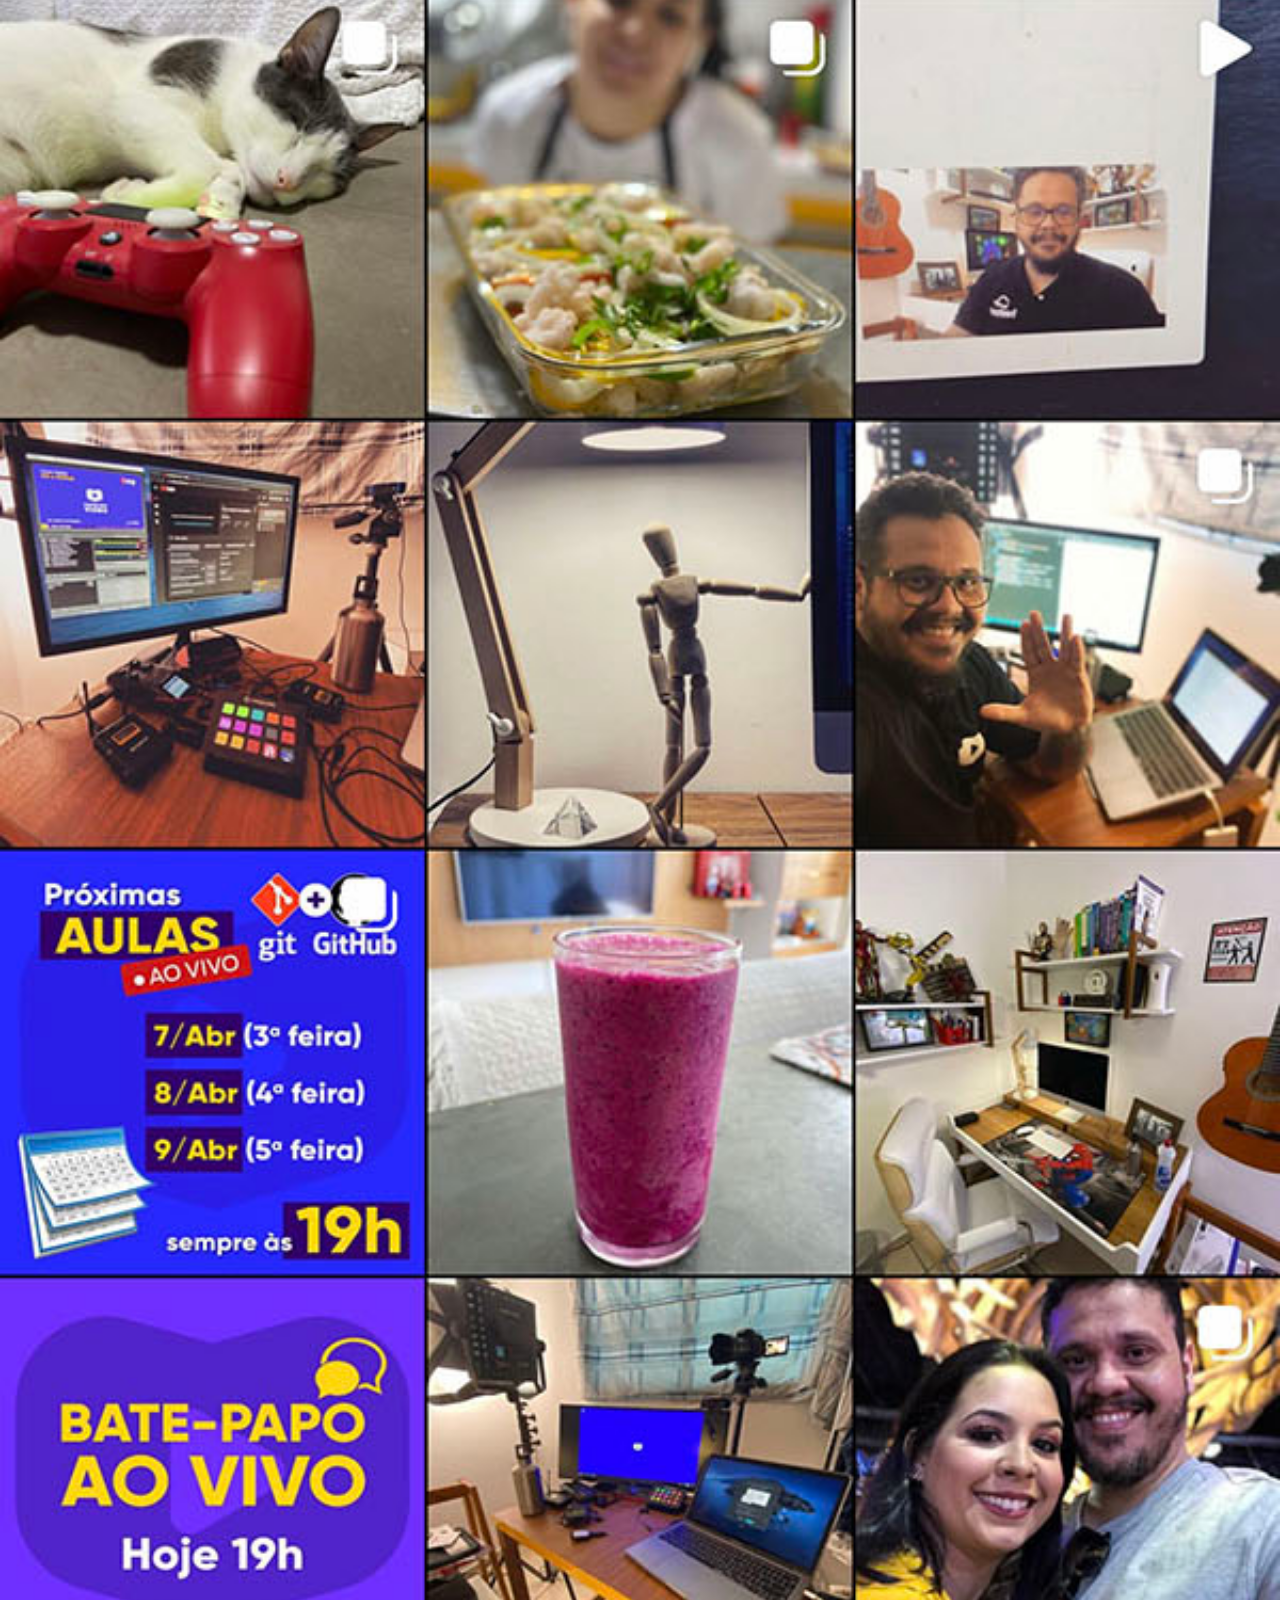
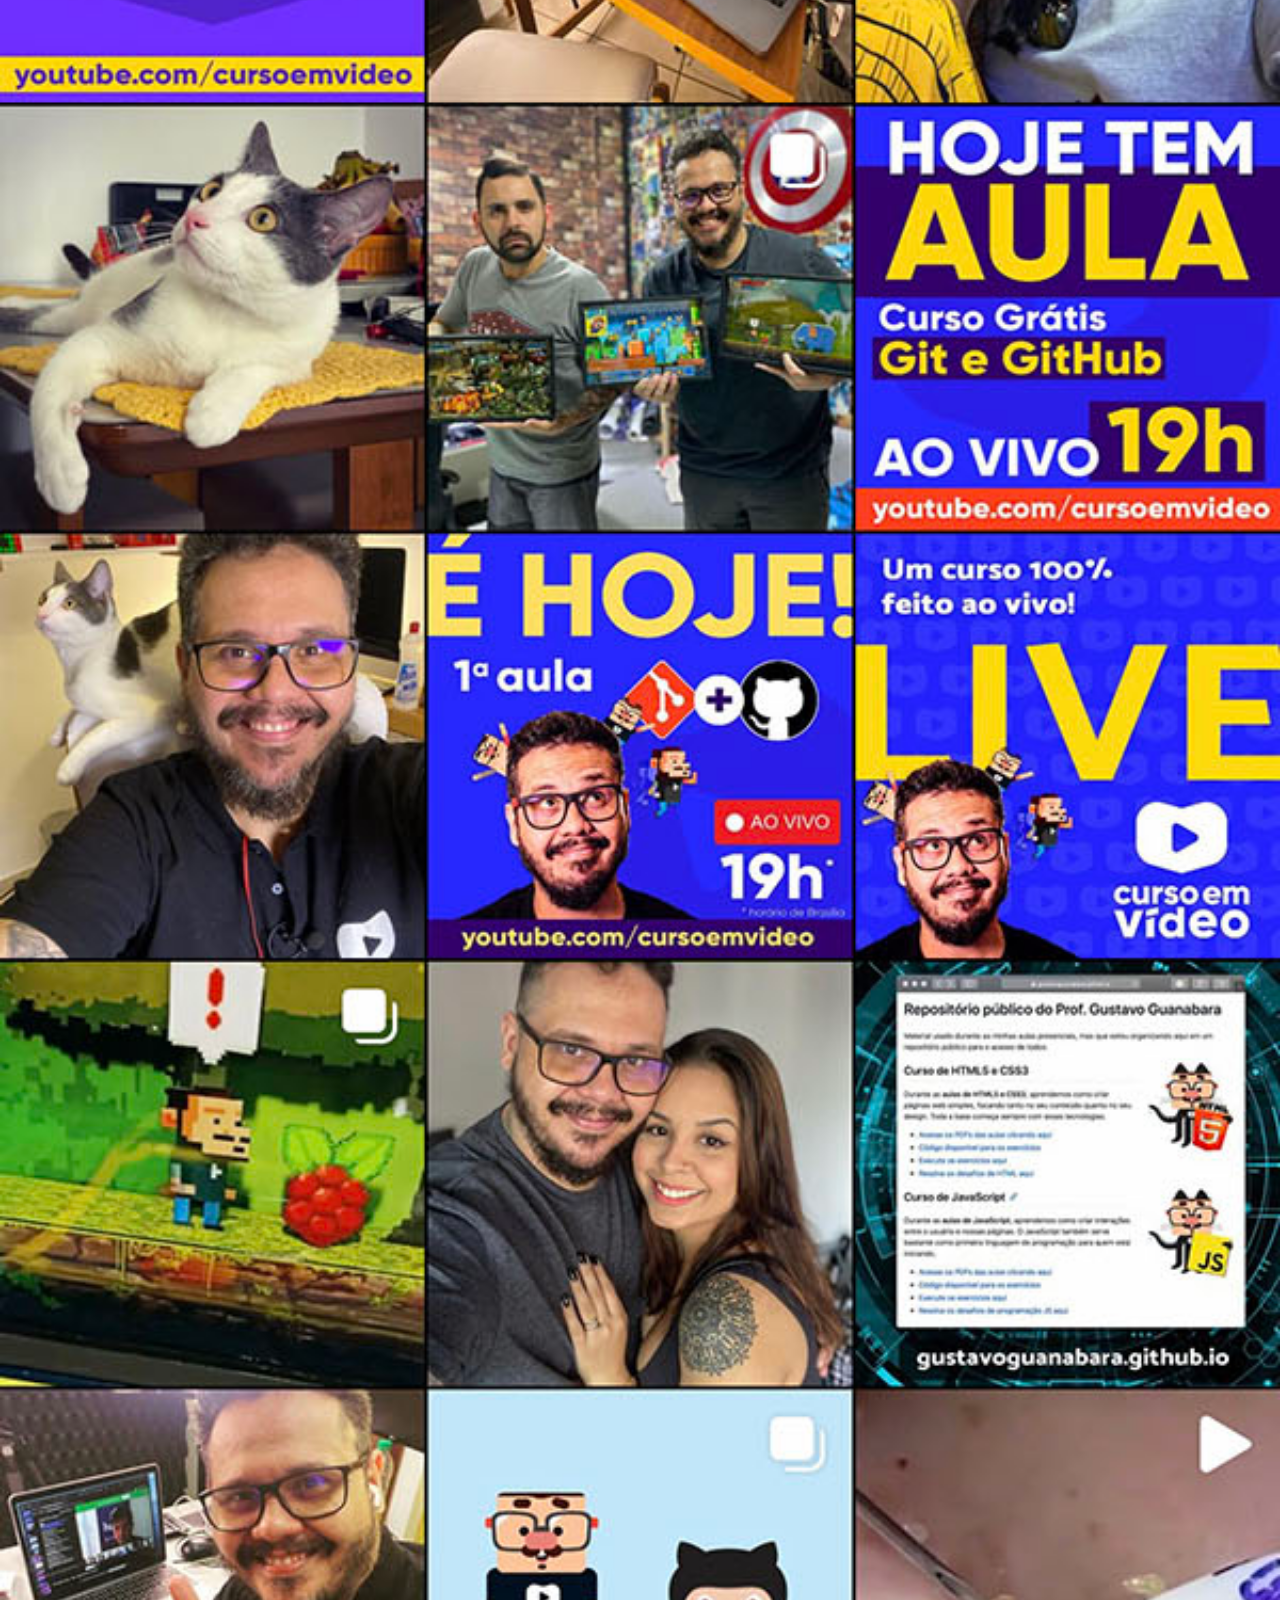
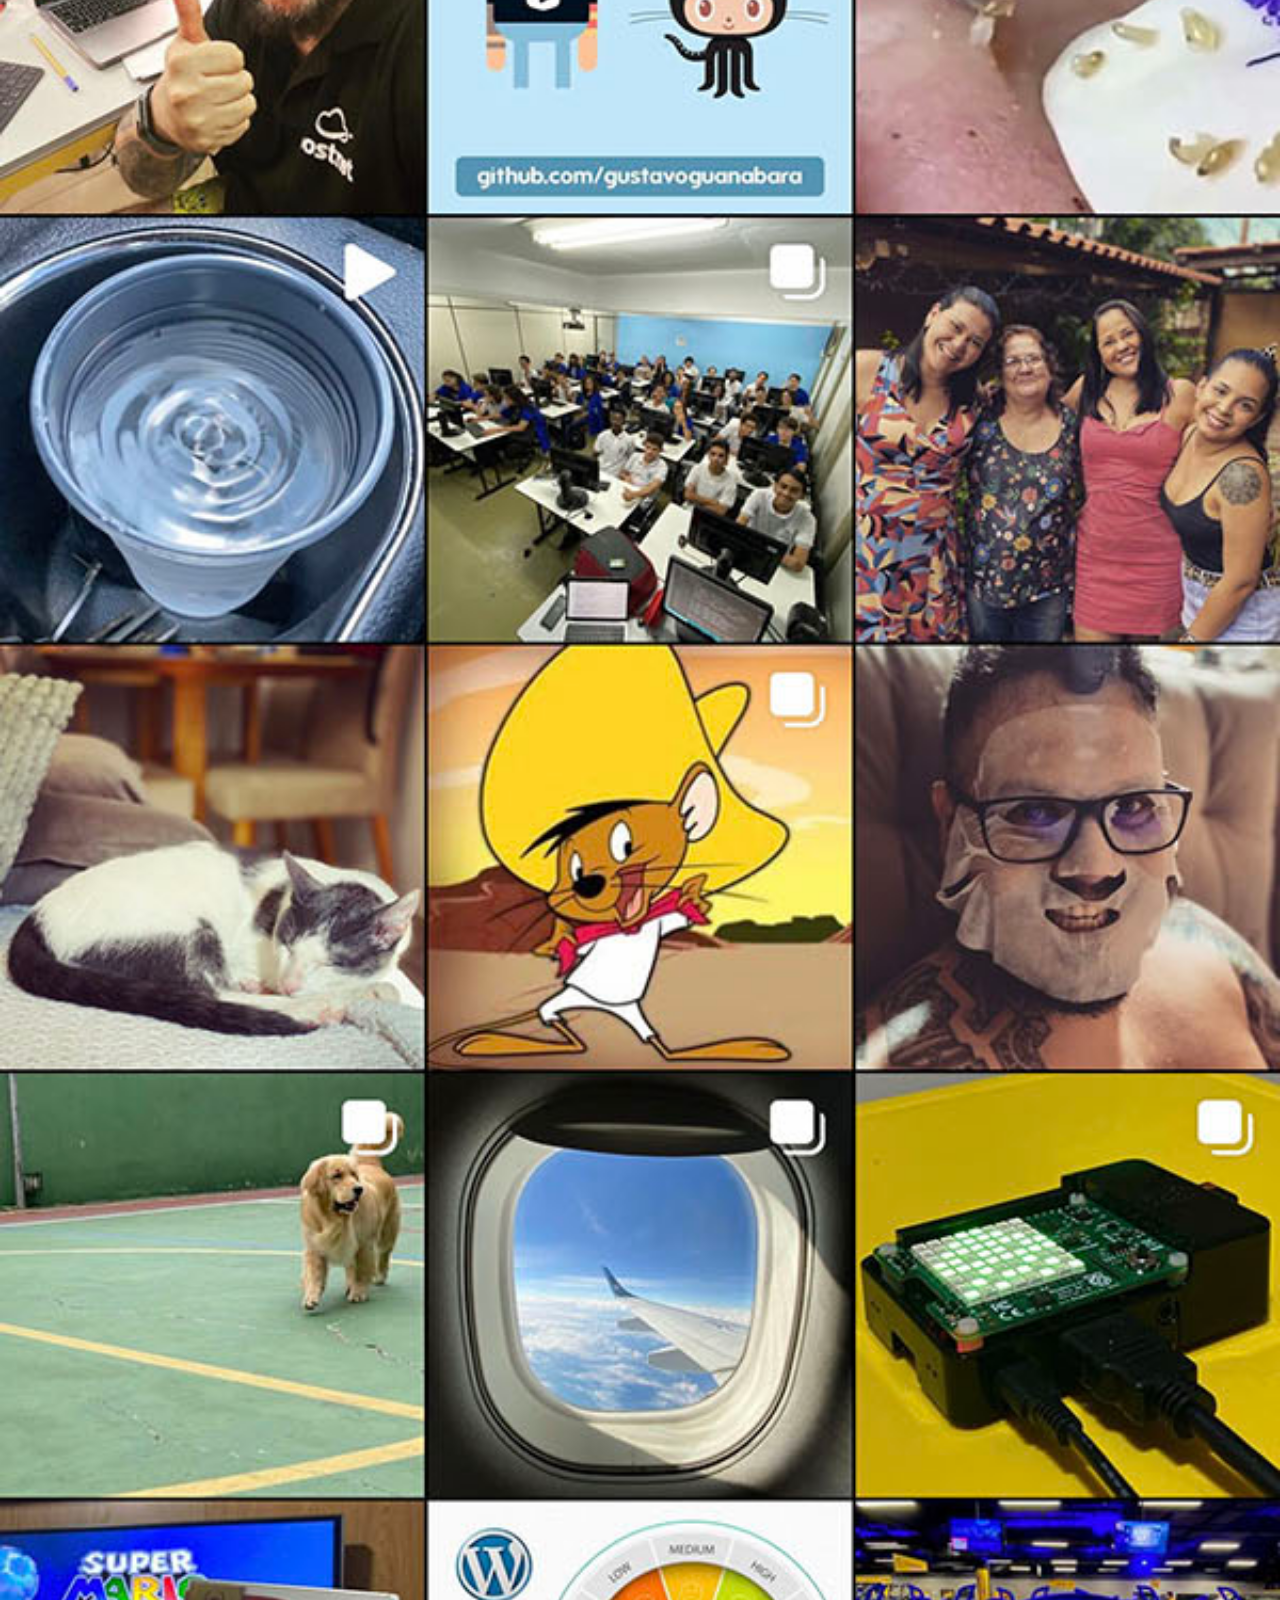
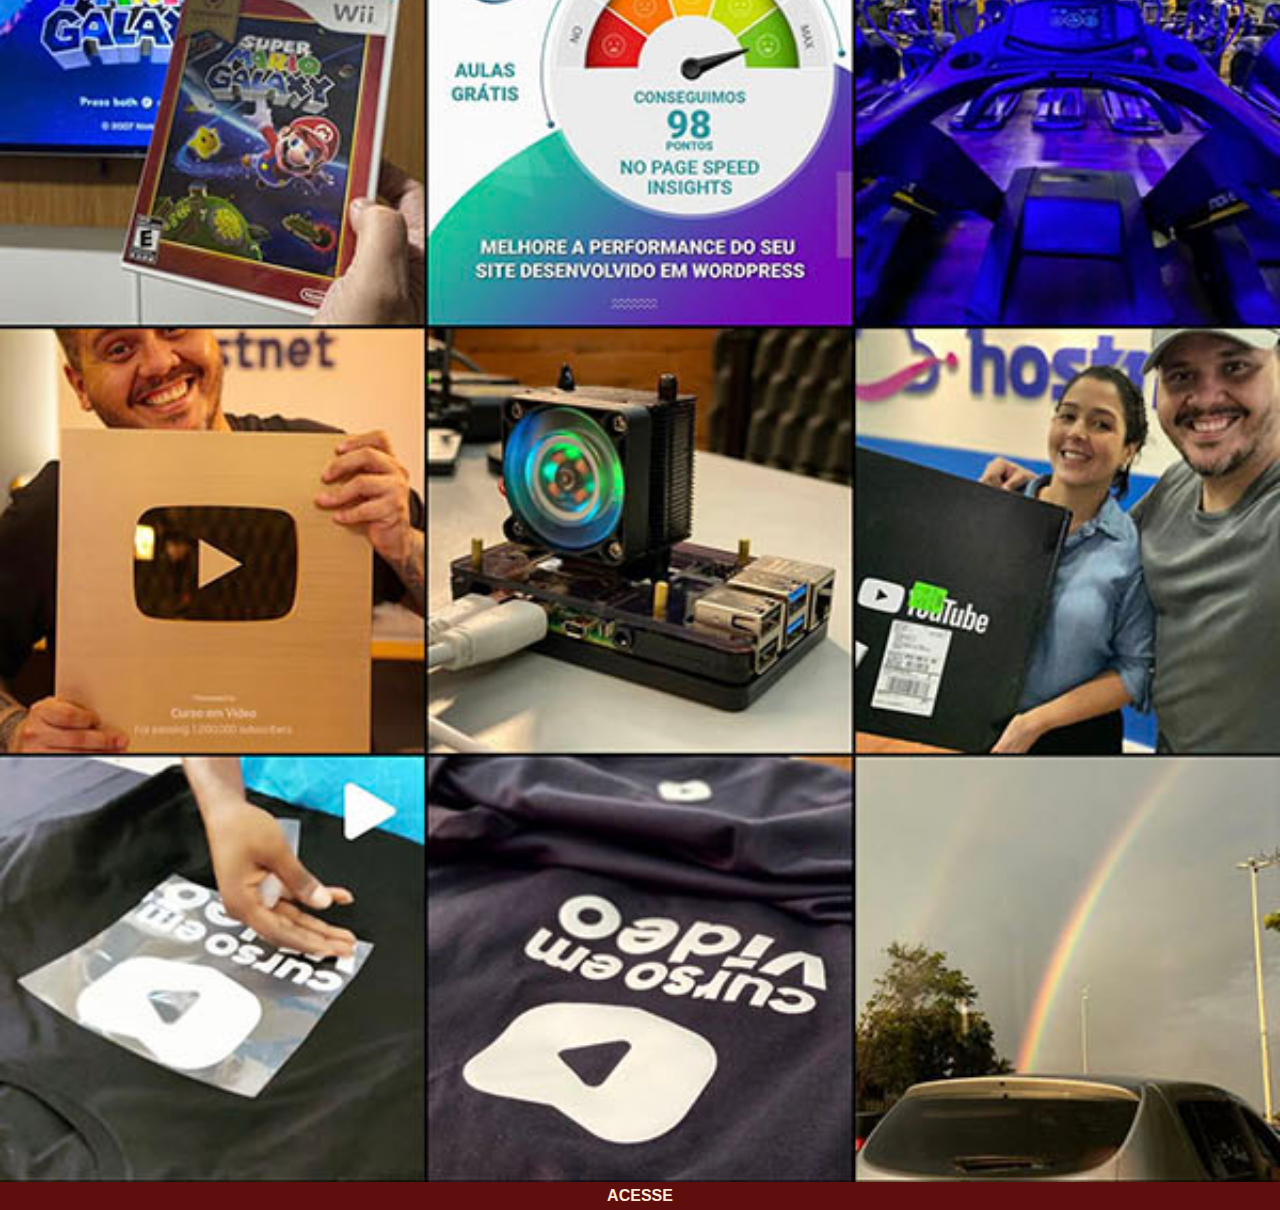
<file: instagram.html>
<!DOCTYPE html>
<html lang="pt-br">
<head>
    <meta charset="UTF-8">
    <meta http-equiv="X-UA-Compatible" content="IE=edge">
    <meta name="viewport" content="width=device-width, initial-scale=1.0">
    <link rel="stylesheet" href="estilo/sociais.css">
    <title>Document</title>
</head>
<body>
    <img src="imagens/tela-instagram.jpg" alt="Instagram">
    <a href="#" target="_blank">ACESSE</a>

</body>
</html>
</file>
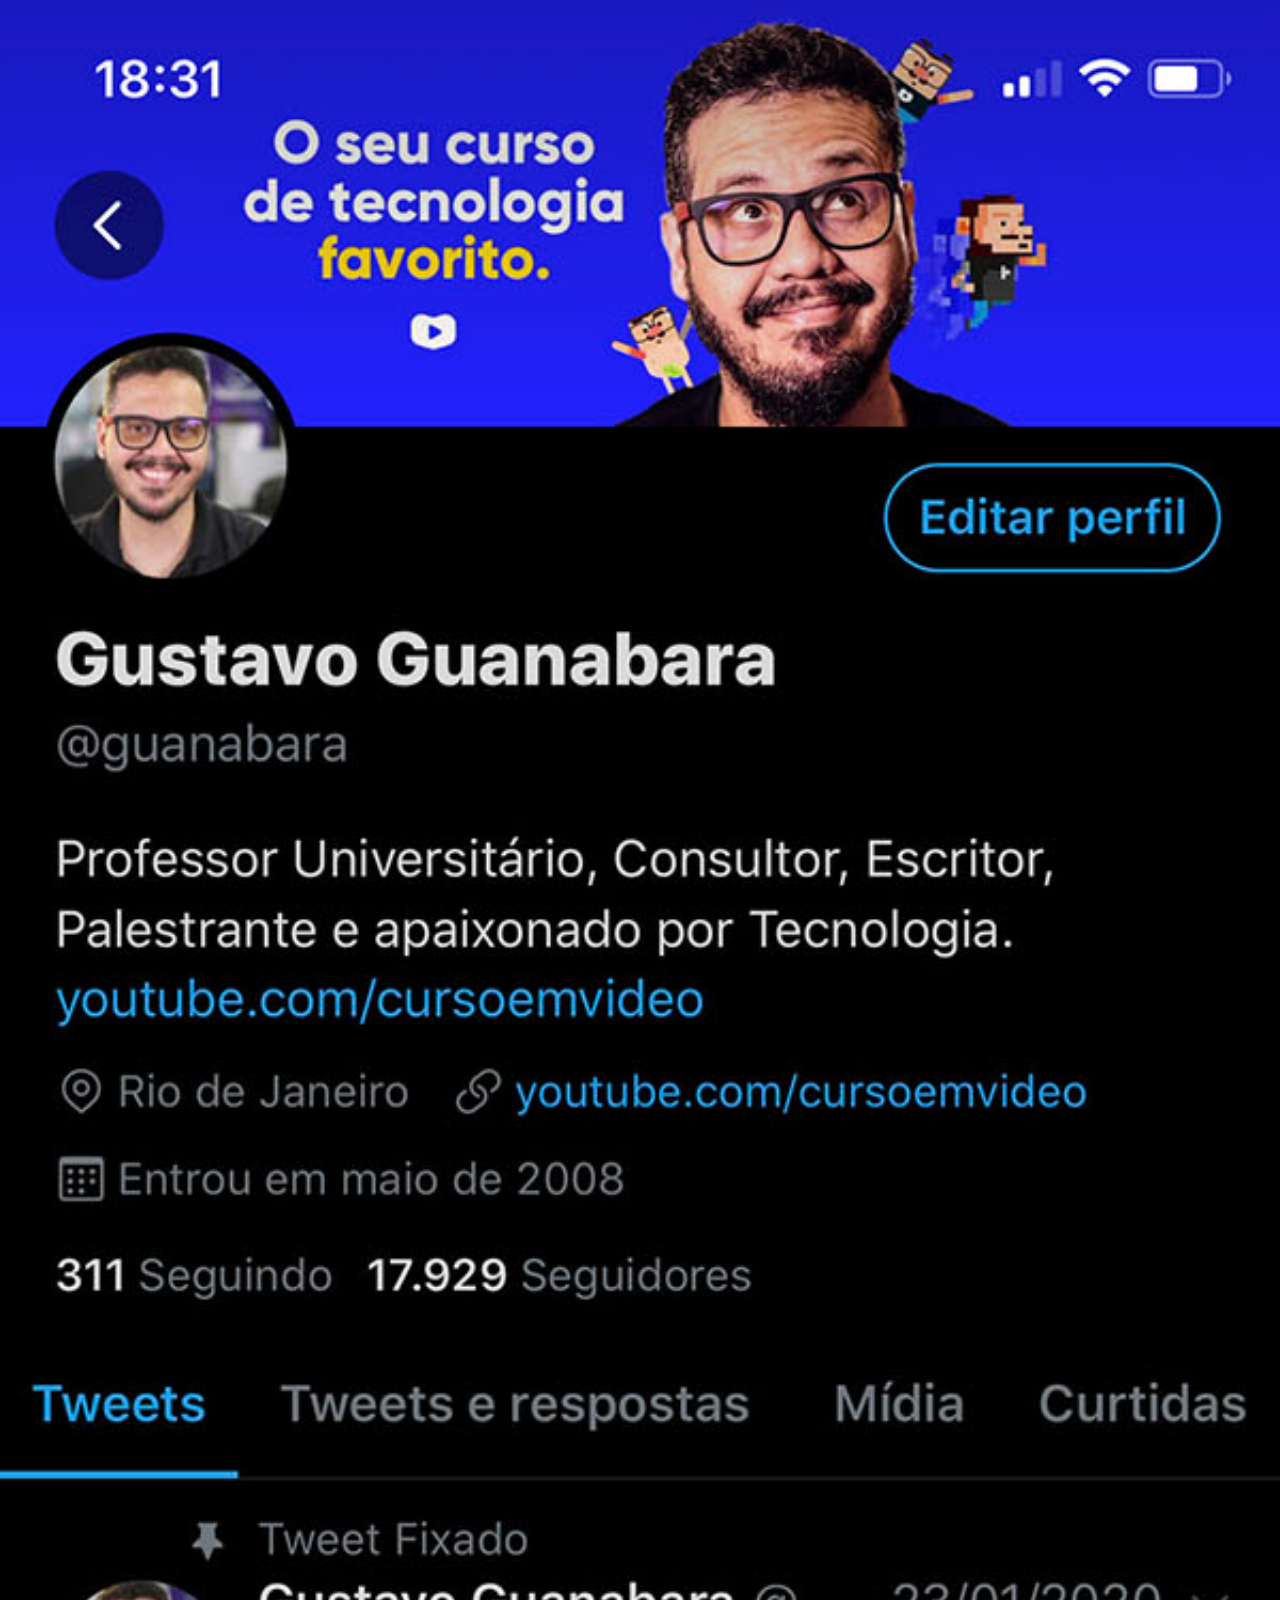
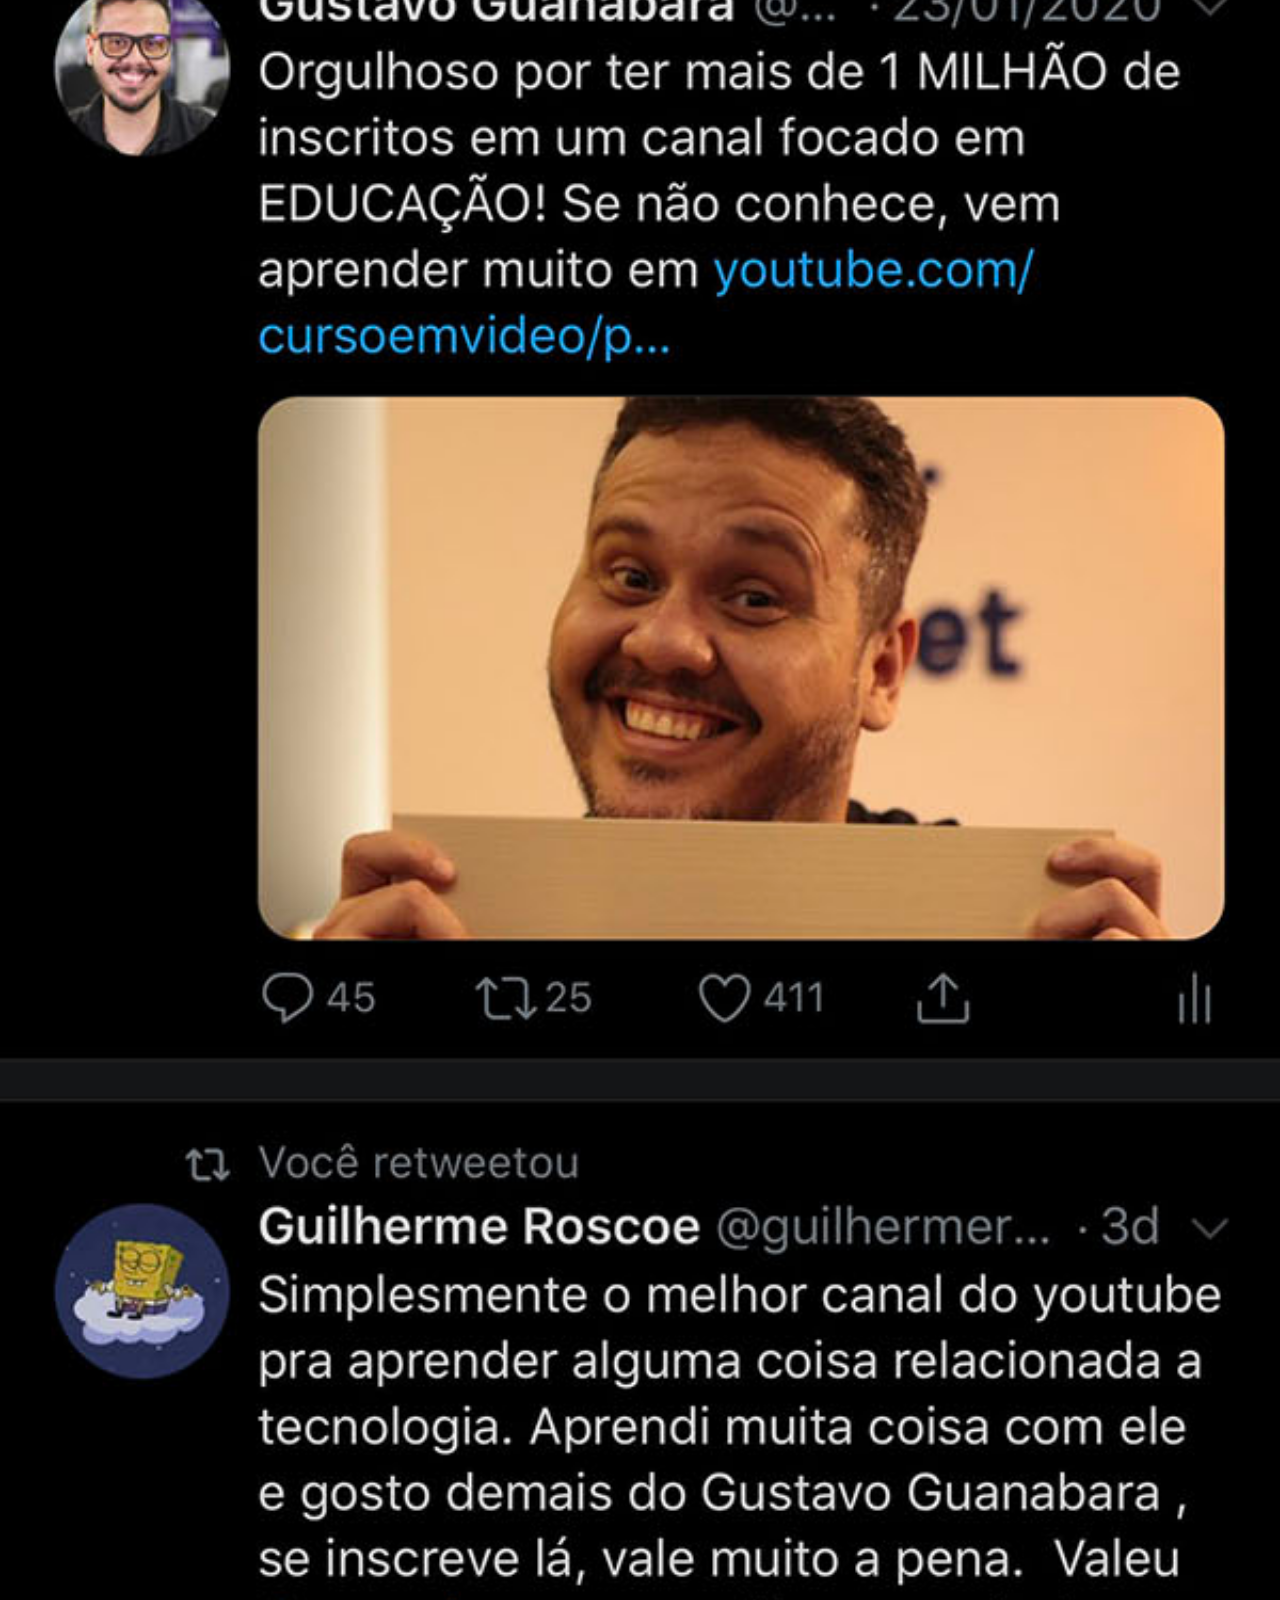
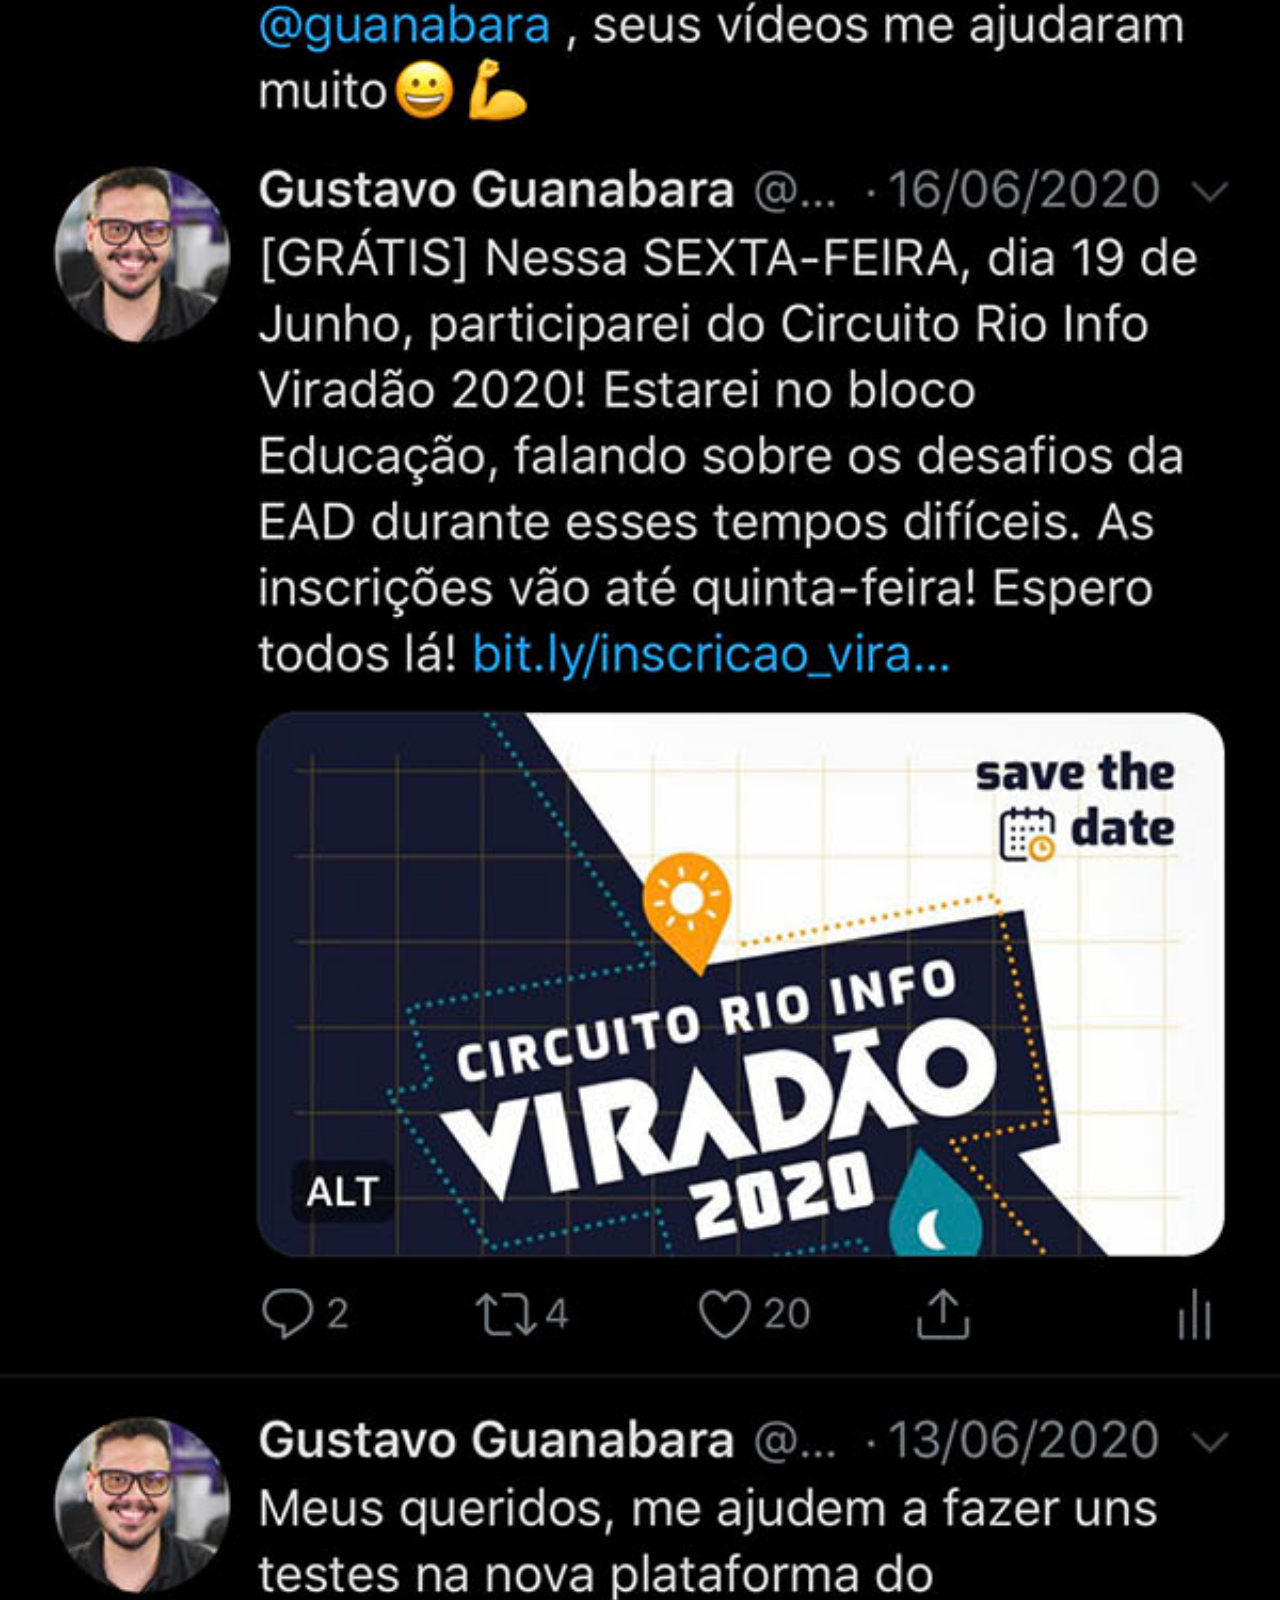
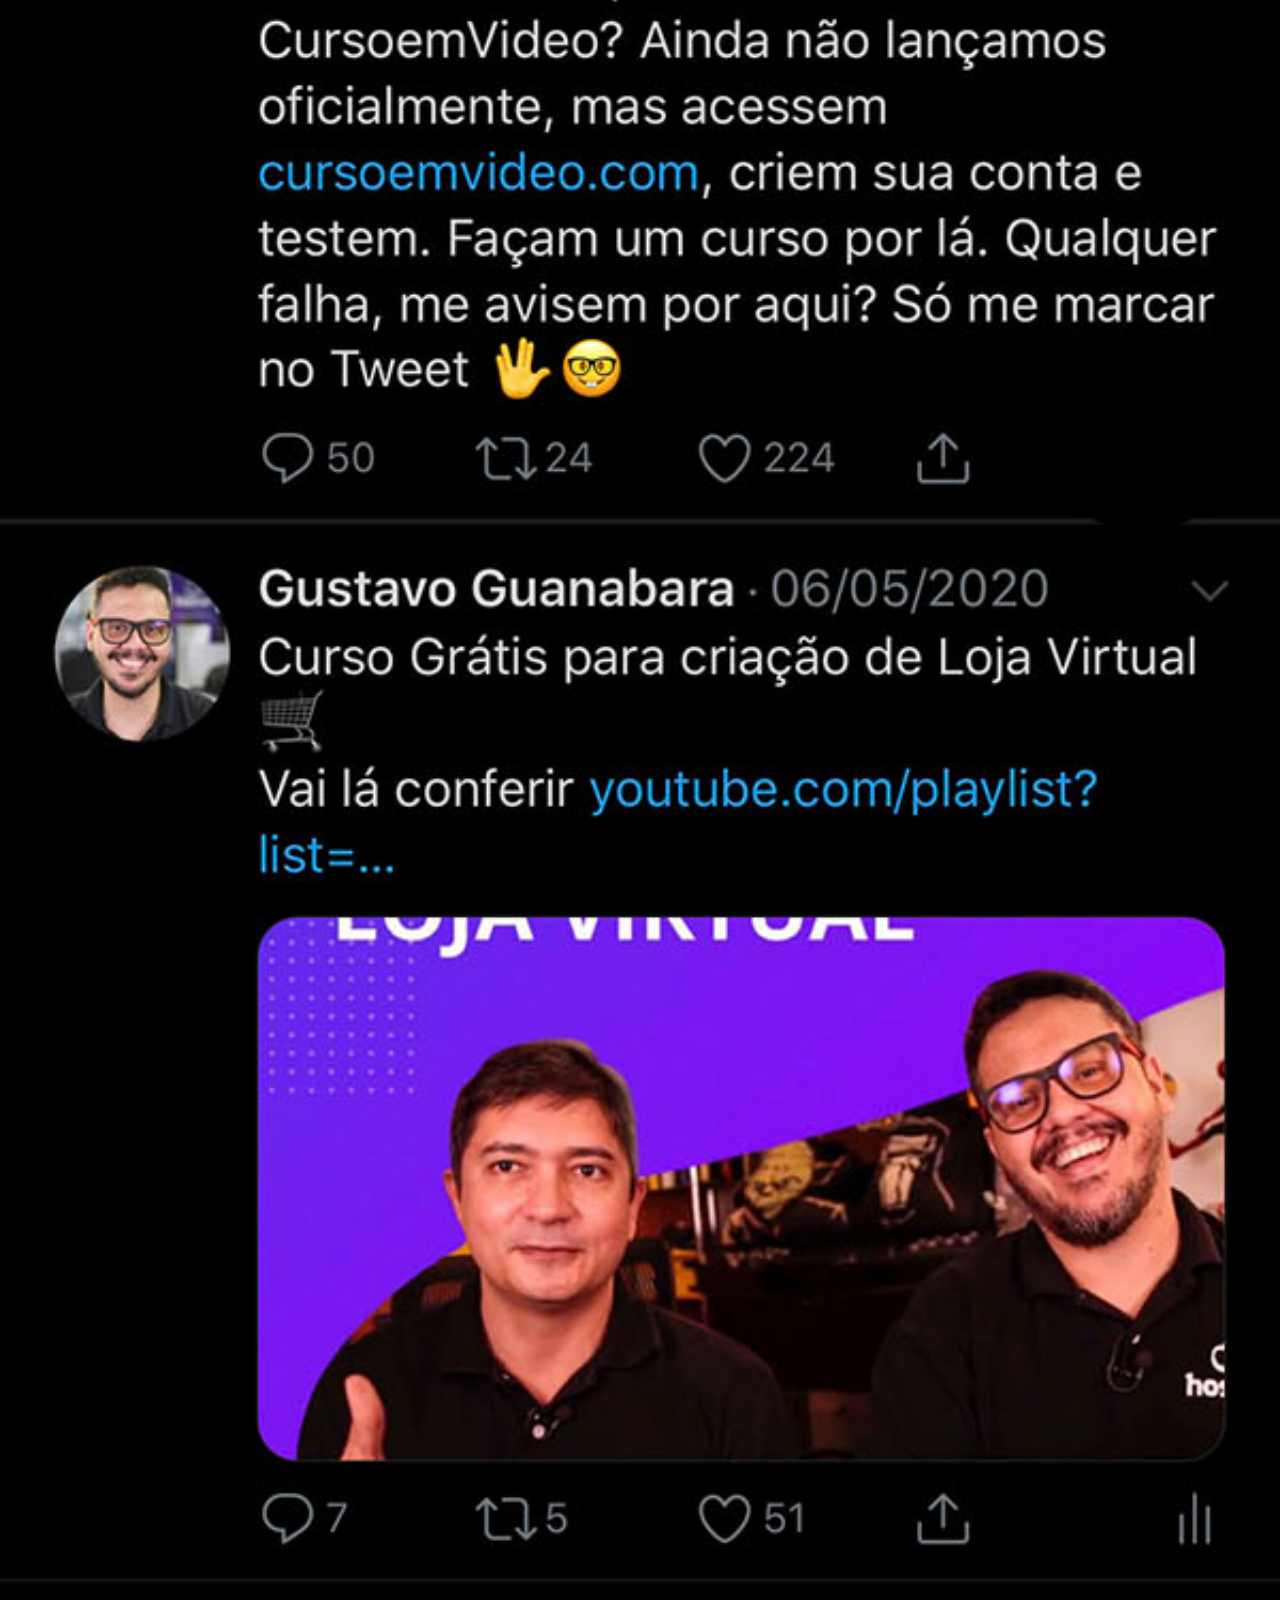
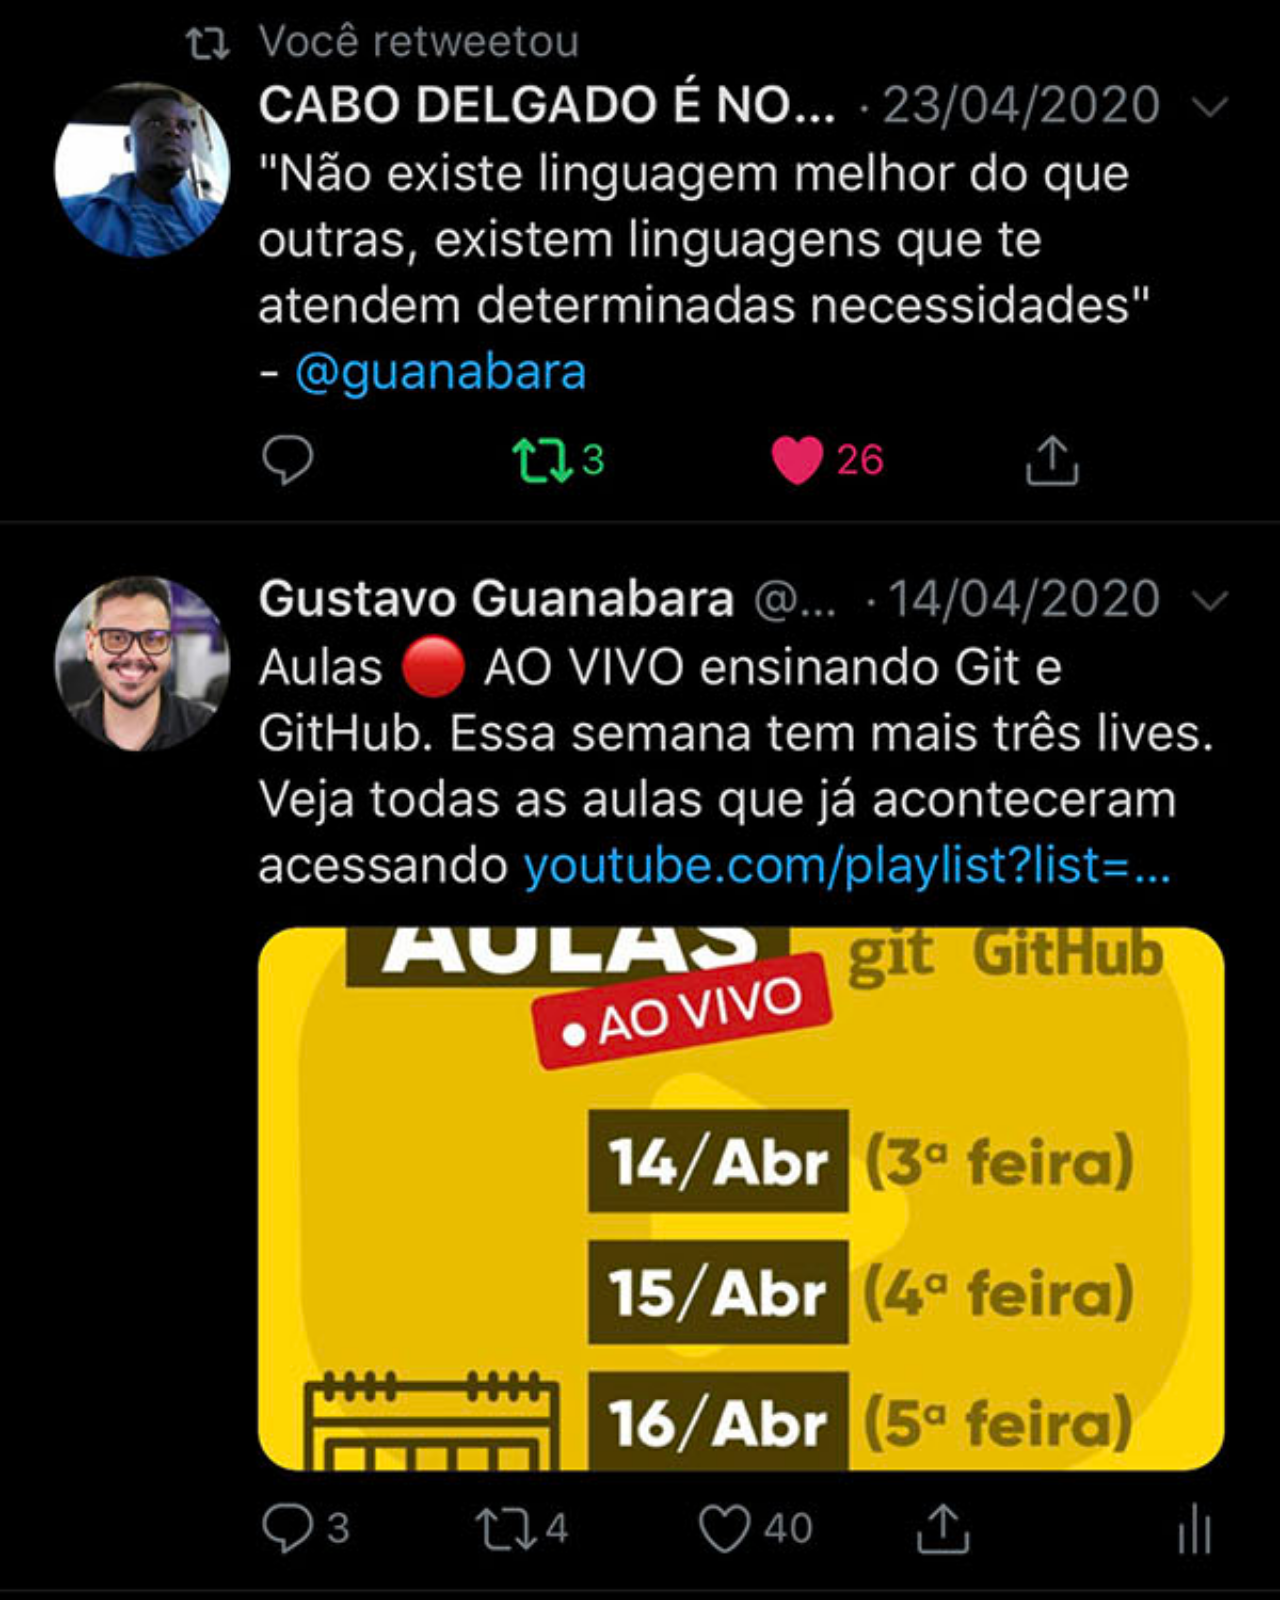
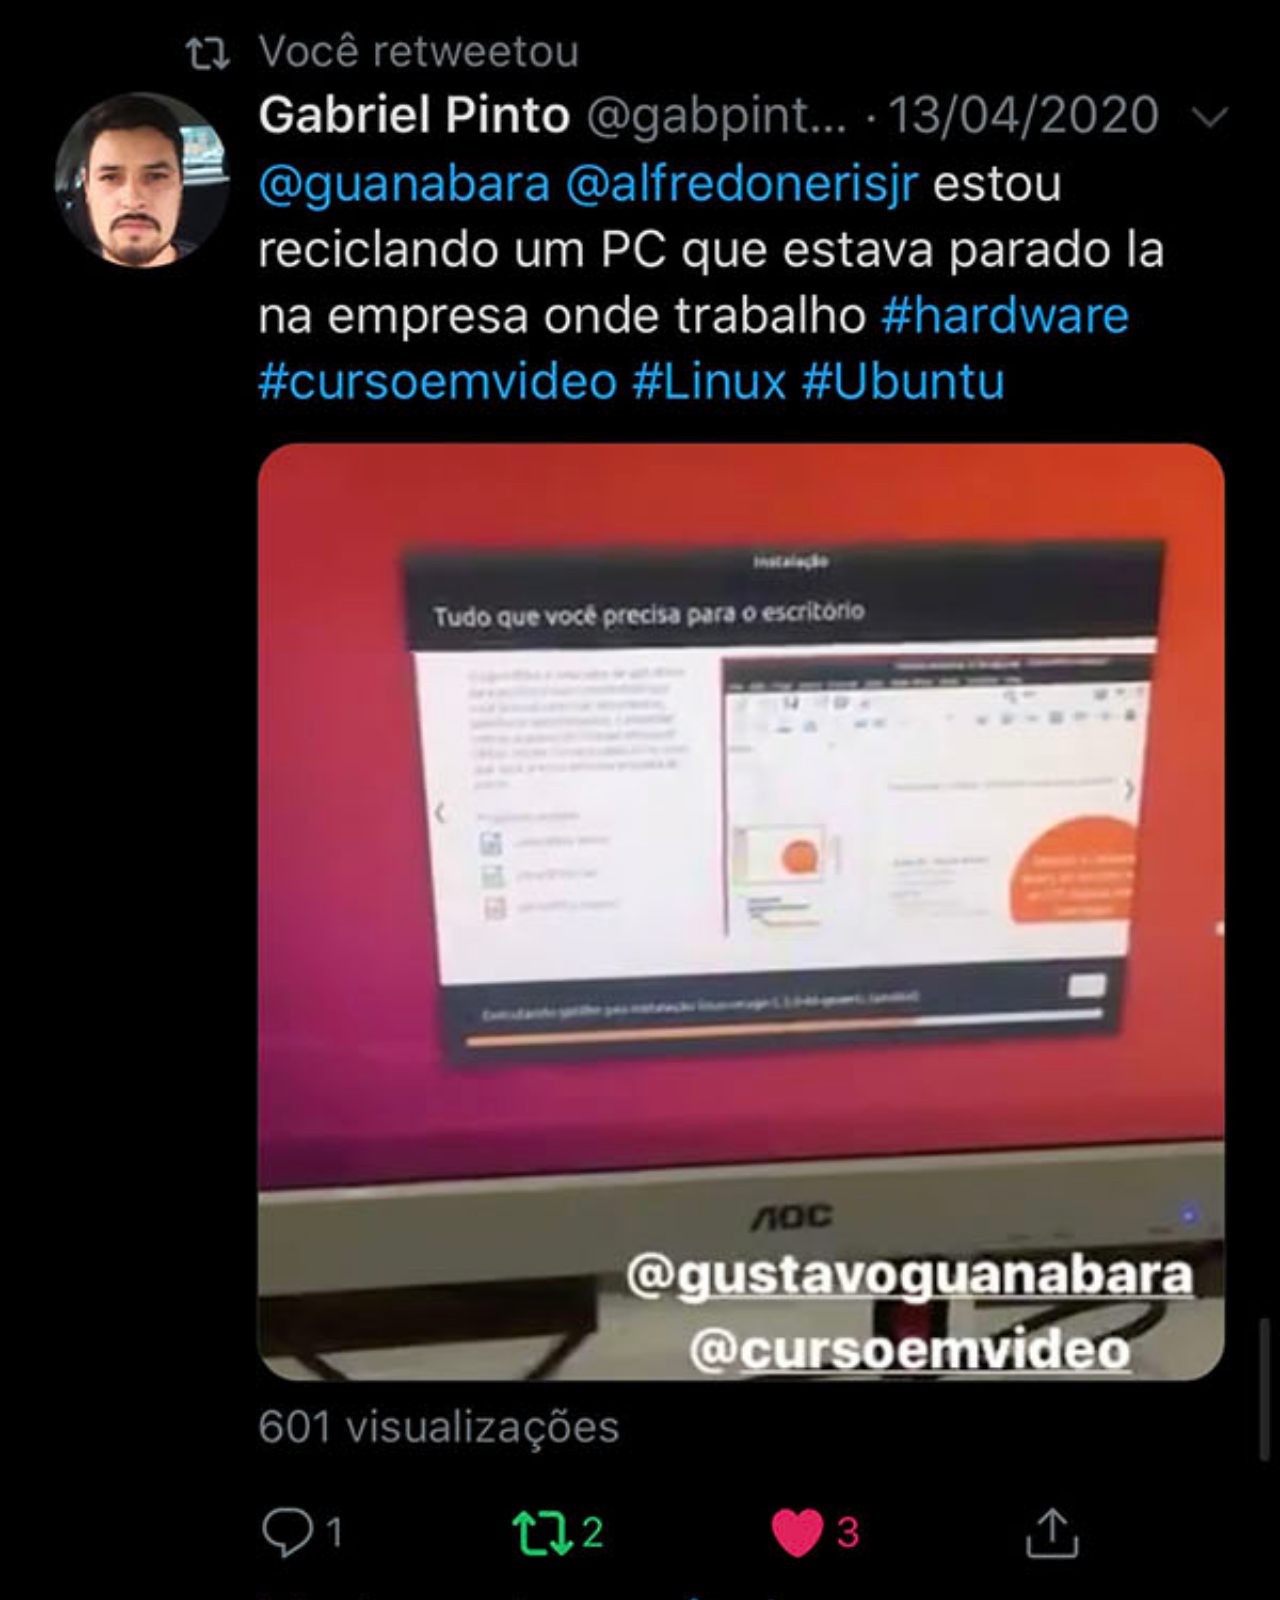
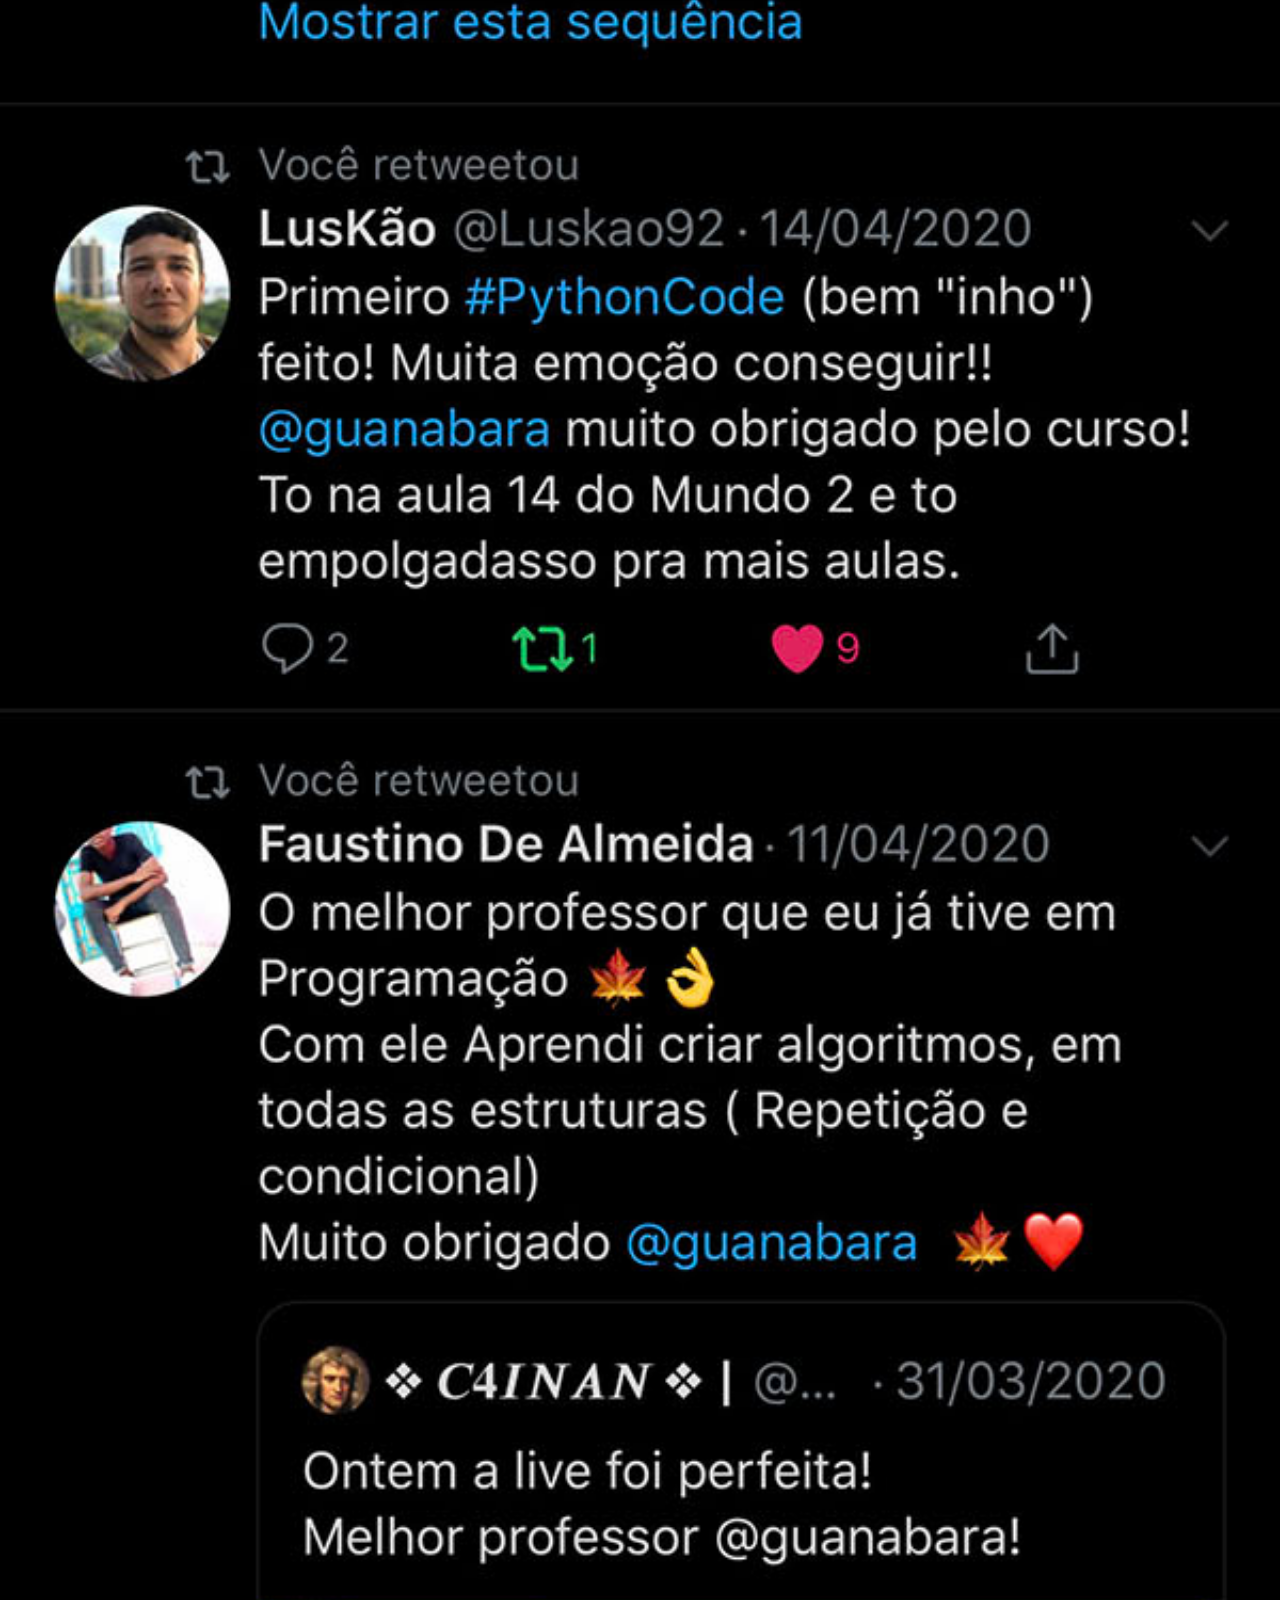
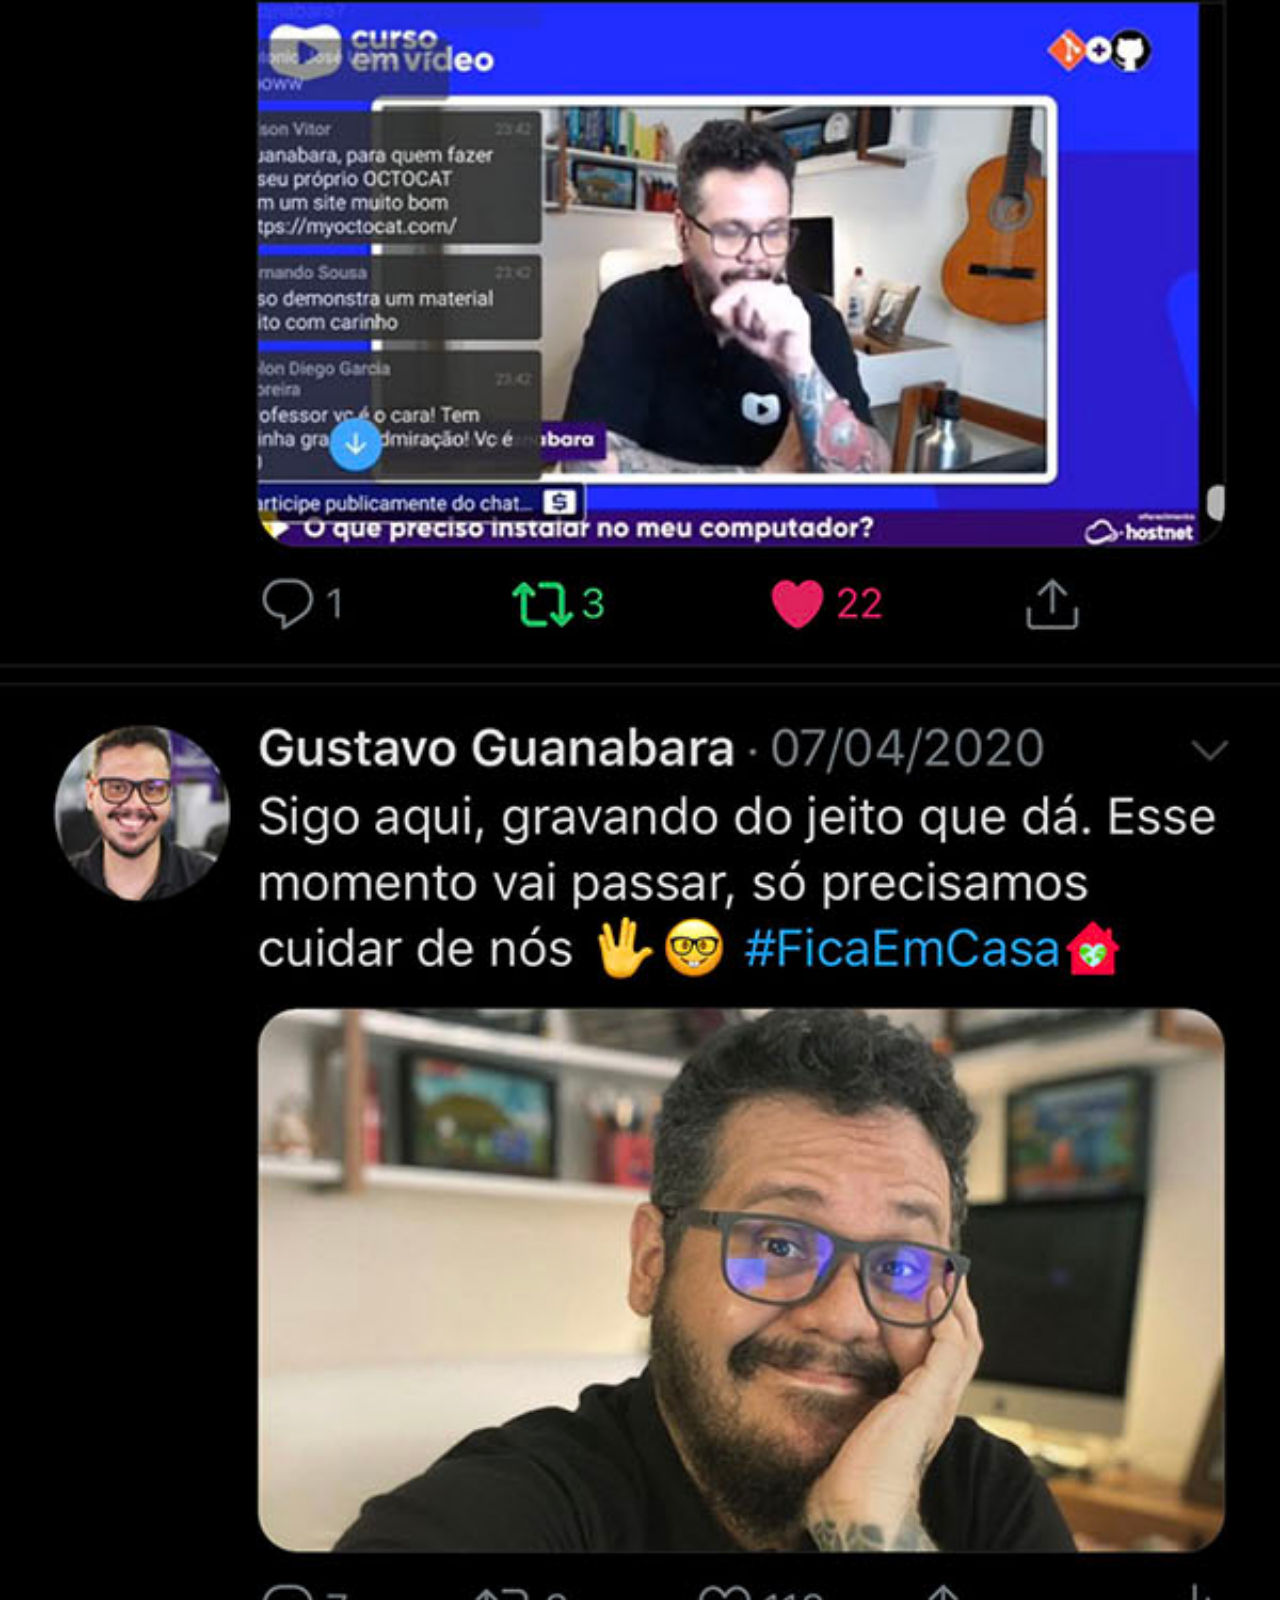
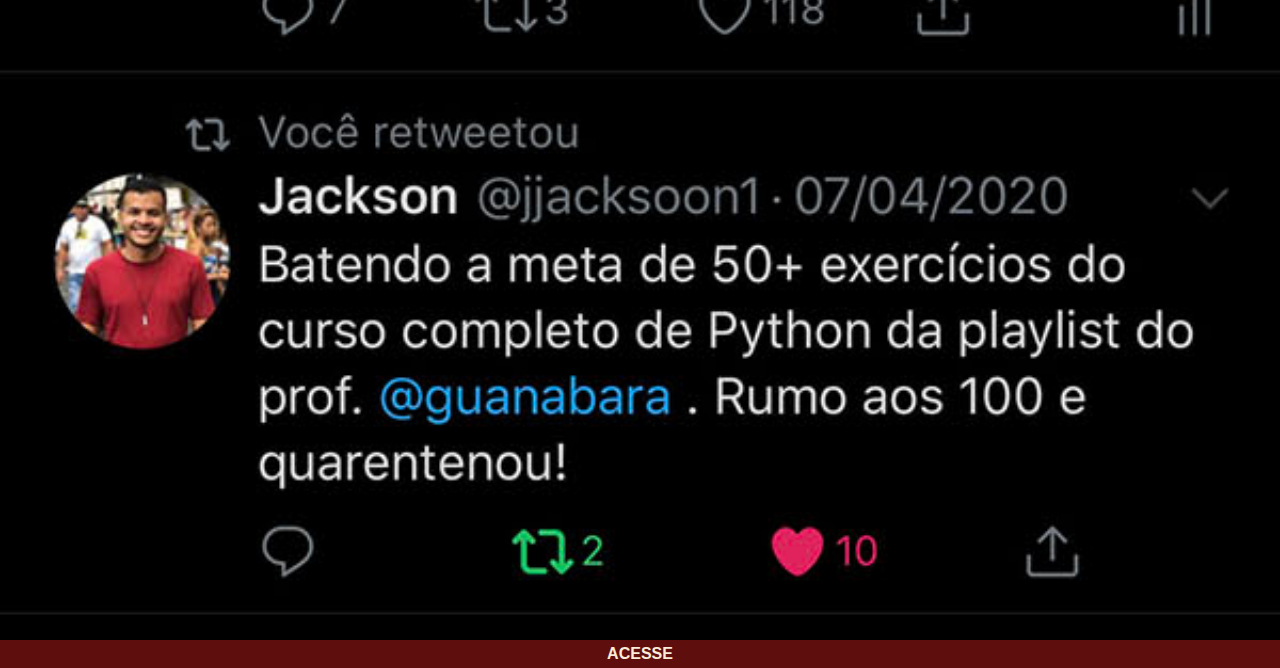
<file: twitter.html>
<!DOCTYPE html>
<html lang="pt-br">
<head>
    <meta charset="UTF-8">
    <meta http-equiv="X-UA-Compatible" content="IE=edge">
    <meta name="viewport" content="width=device-width, initial-scale=1.0">
    <link rel="stylesheet" href="estilo/sociais.css">
    <title>Document</title>
</head>
<body>
    <img src="imagens/tela-twitter.jpg" alt="Twitter">
    <a href="#" target="_blank">ACESSE</a>
    
</body>
</html>
</file>
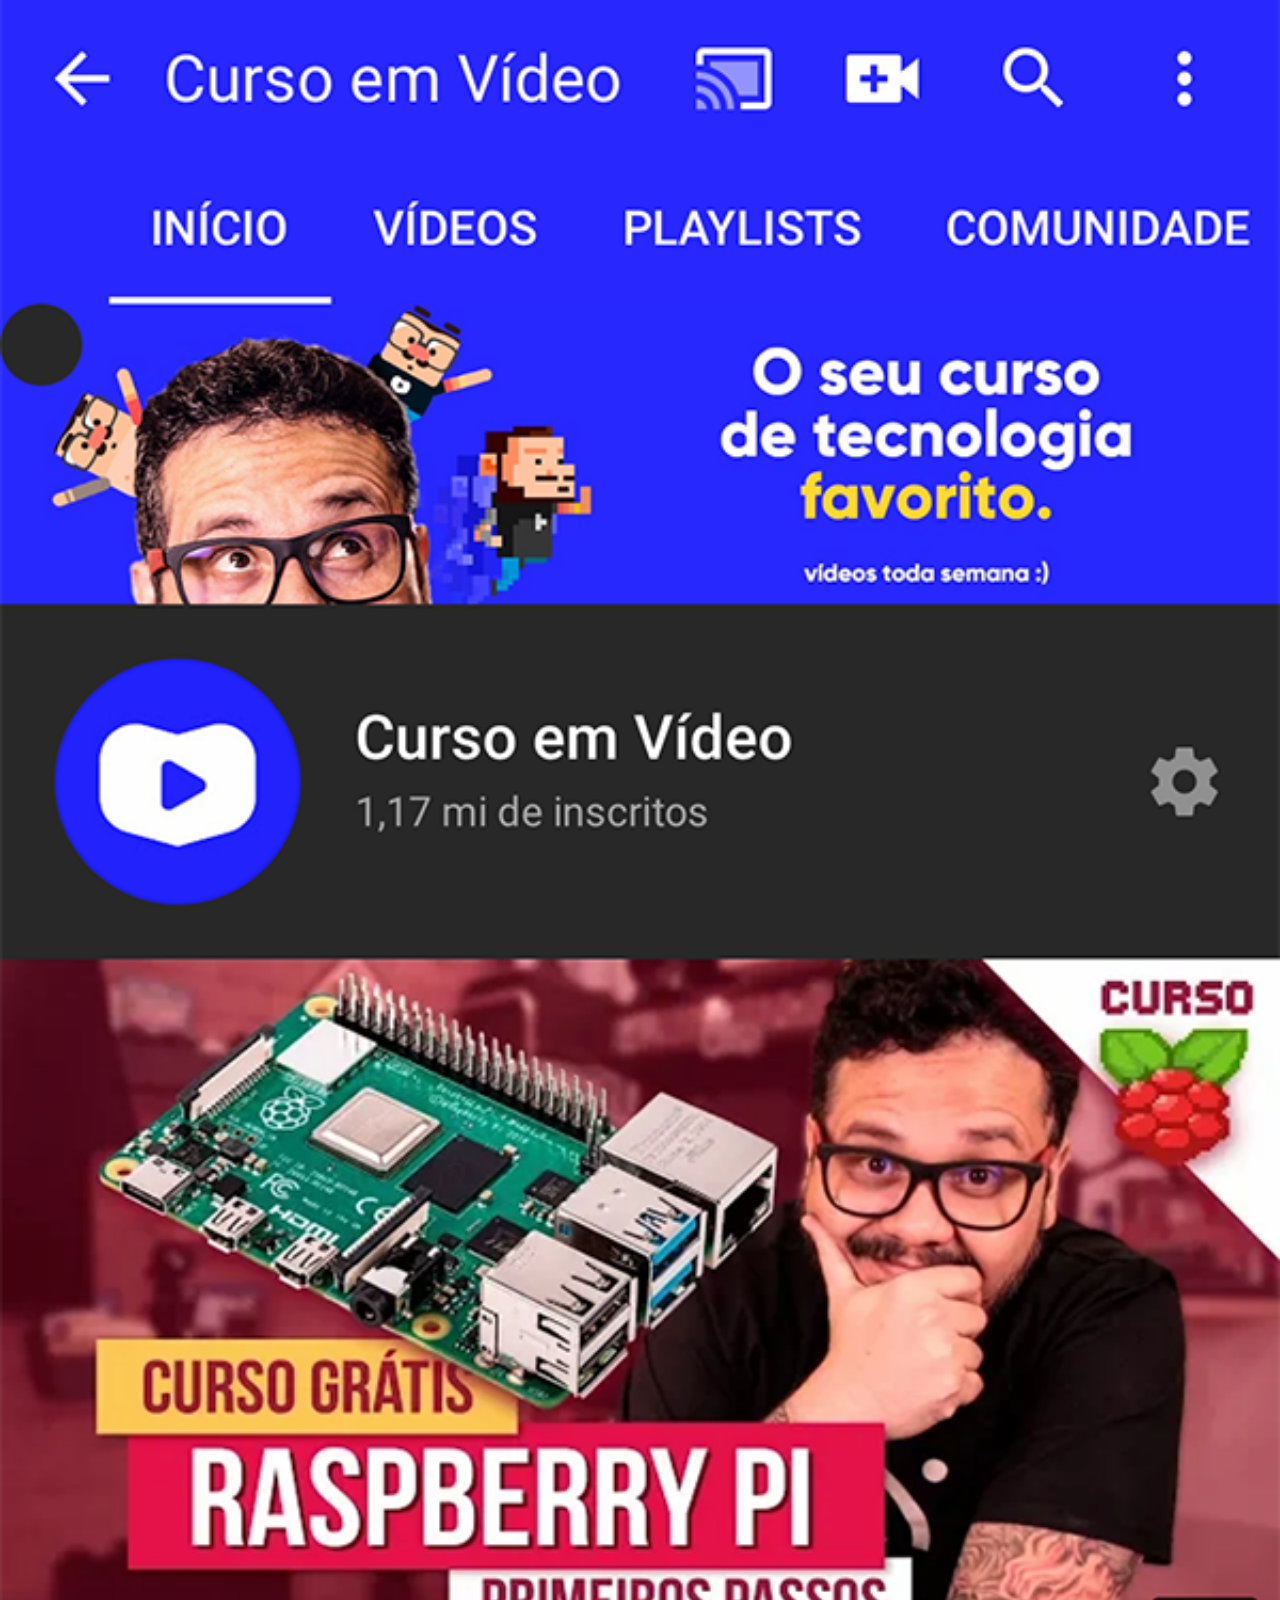
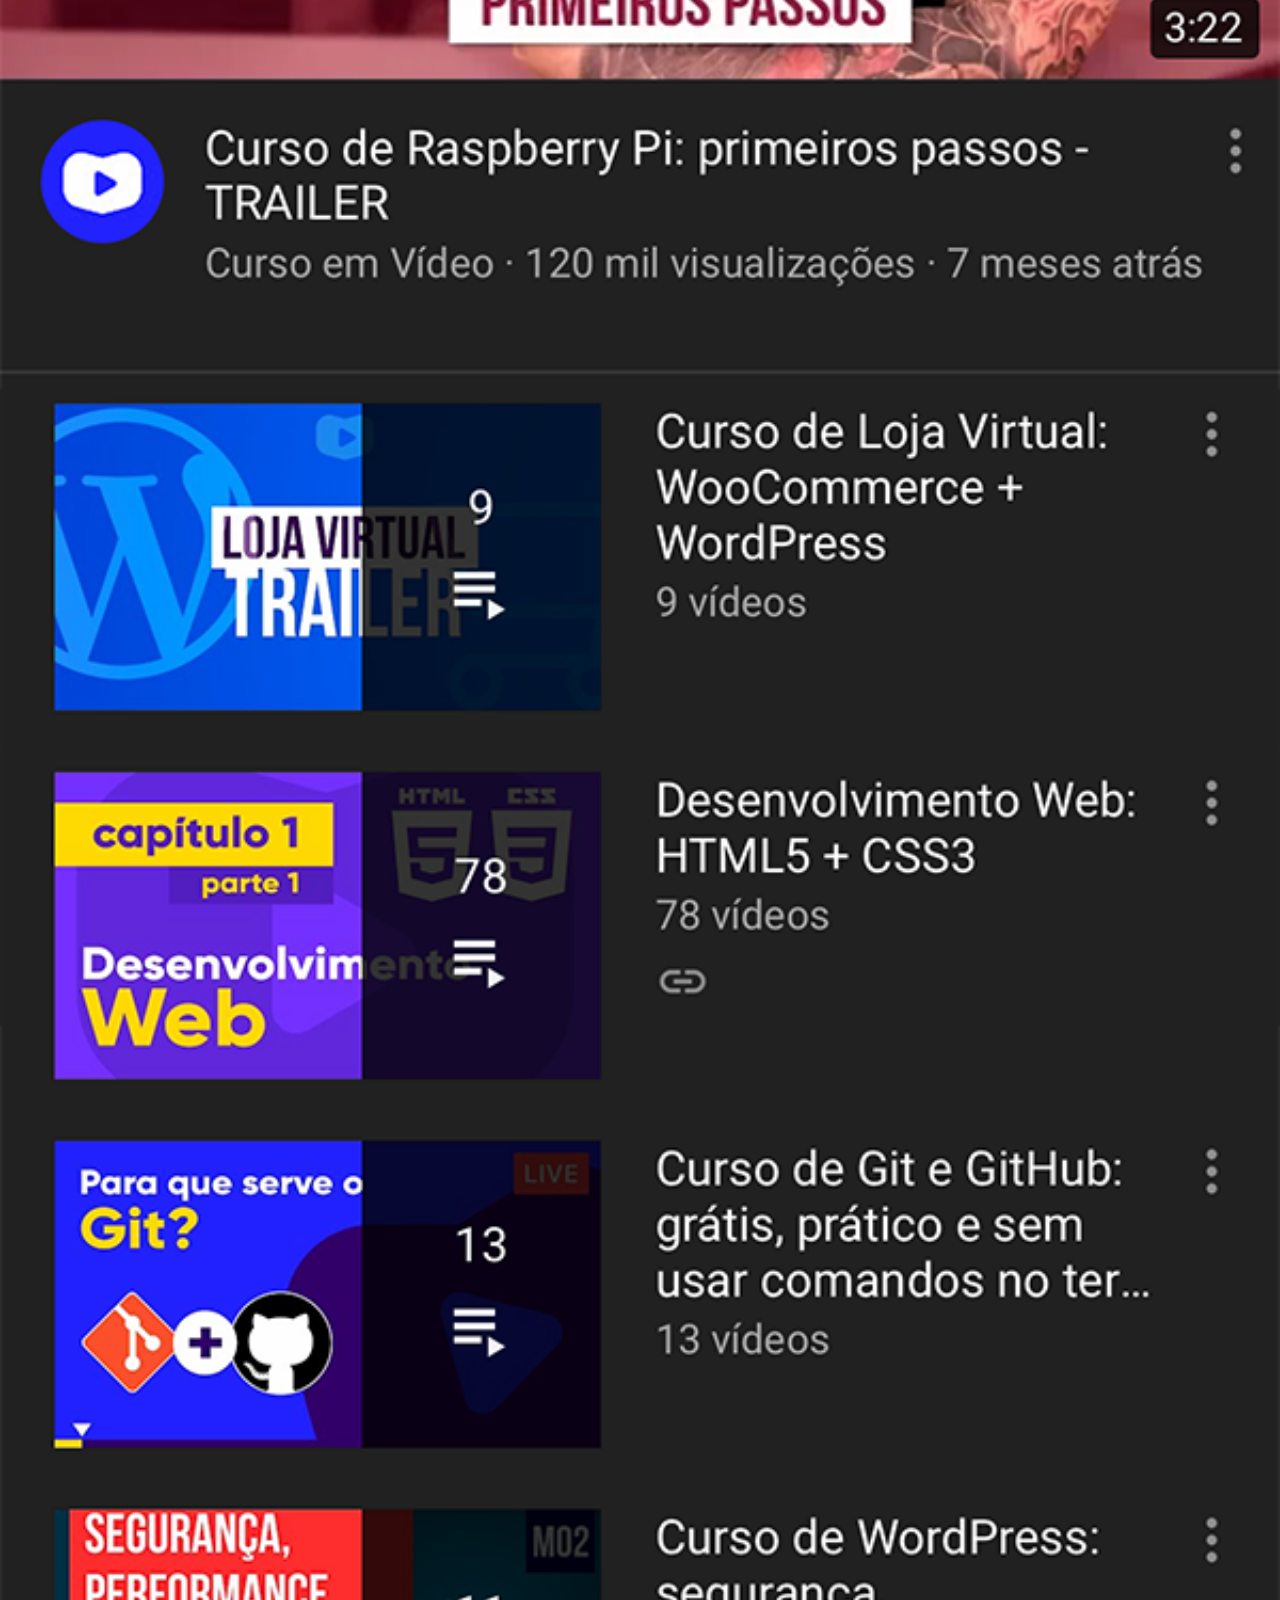
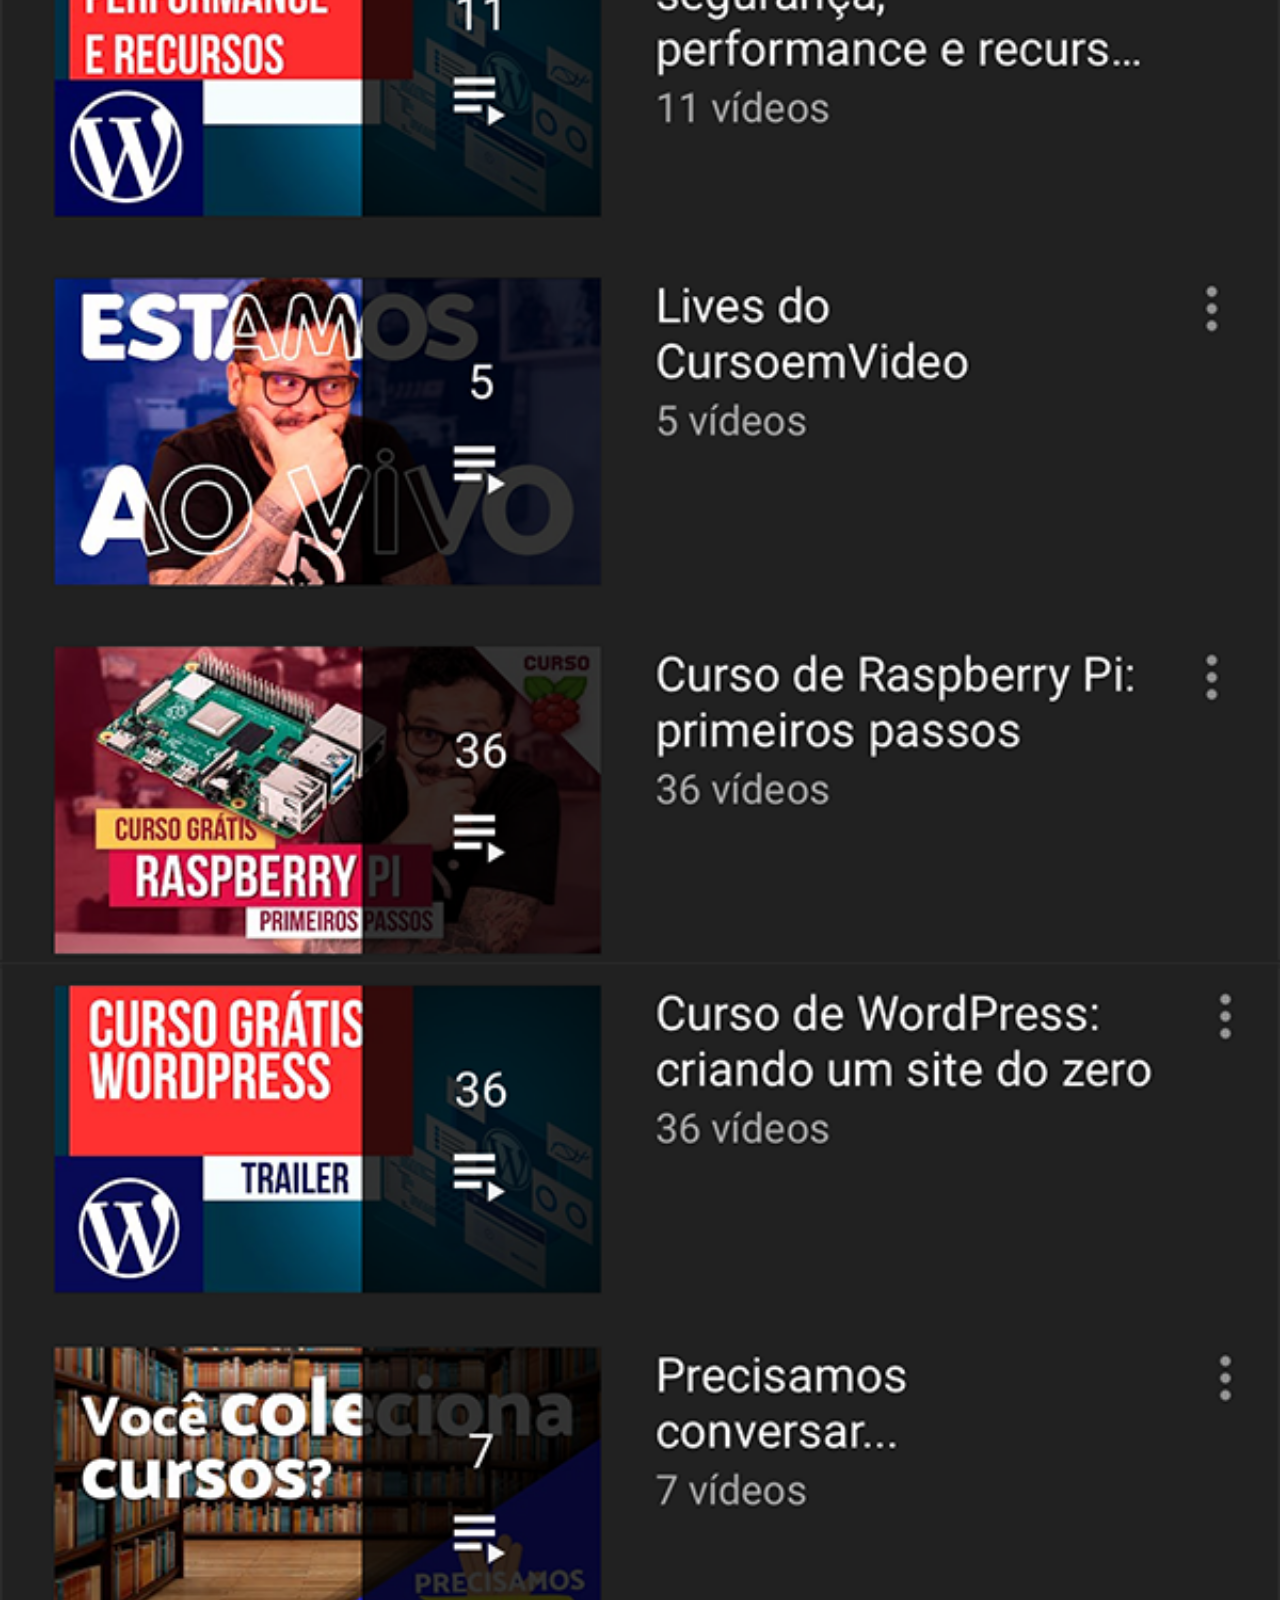
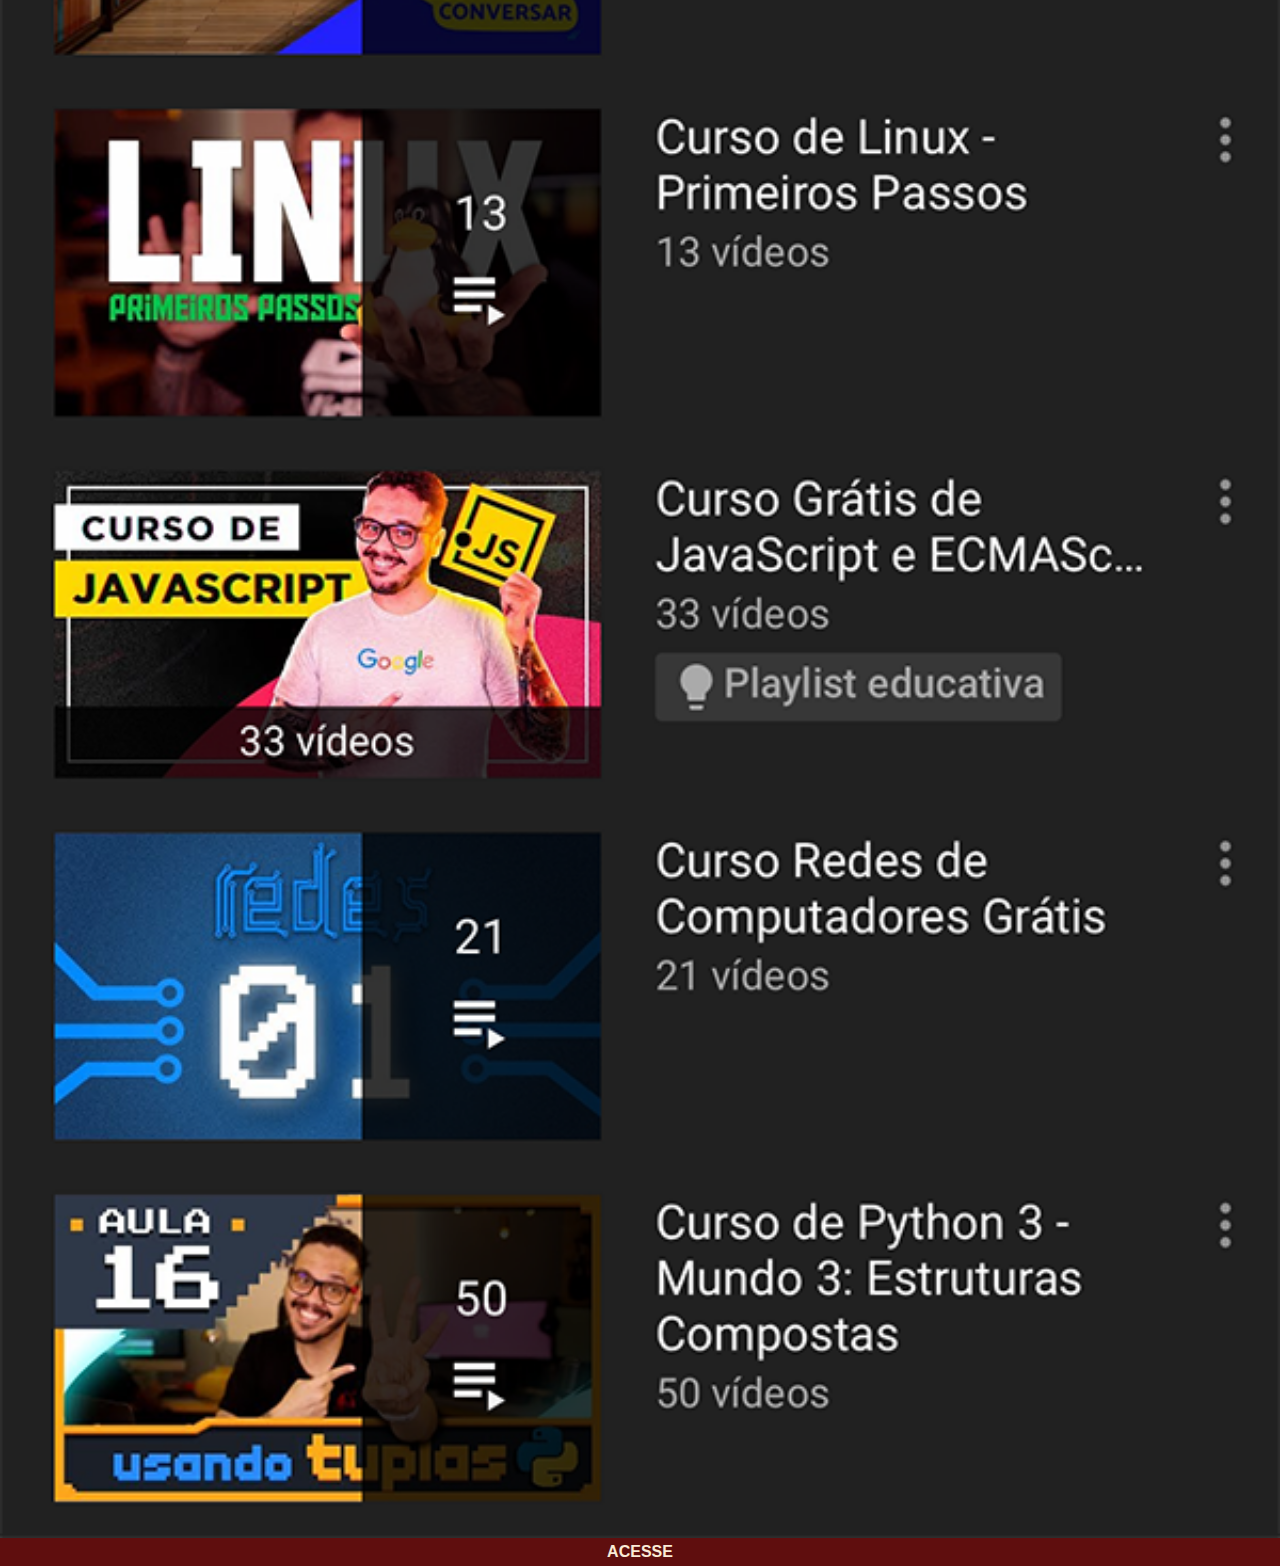
<file: youtube.html>
<!DOCTYPE html>
<html lang="pt-br">
<head>
    <meta charset="UTF-8">
    <meta http-equiv="X-UA-Compatible" content="IE=edge">
    <meta name="viewport" content="width=device-width, initial-scale=1.0">
    <title>Document</title>
    <link rel="stylesheet" href="estilo/sociais.css">
</head>
<body>

        <img src="imagens/tela-youtube.png" alt="Youtube">
        <a href="https://www.youtube.com/@CursoemVideo" target="_blank">ACESSE</a> 
        
</body>
</html>
</file>
<file: estilo/style.css>
@charset "UTF-8";

*{
    margin: 0;
    padding: 0;
    font-family: 'Lucida Sans', 'Lucida Sans Regular', 'Lucida Grande', 'Lucida Sans Unicode', Geneva, Verdana, sans-serif;
}

html, body{
    height: 100vh;
    width: 100vw;
    background-color: rgb(31, 31, 31);
}

main{
    position: relative;
    height: 100vh;
    background: url('../imagens/fundo-madeira.jpg') no-repeat top center;
    background-size: cover;
    background-attachment: fixed;
}

main #fone{
    position: absolute;
    height: 627px;
    width: 311px;
    top: 50%;
    left: 50%;
    transform: translate(-50%, -50%);
    background-image: url('../imagens/frame-iphone.png');
}

iframe#tela{
    position: relative;
    top: 80px;
    left: 22px;
    width: 267px;
    height: 471px;
}

section#sociais{
    text-align: right;
}

section#sociais img{
    width: 50px;
    margin: 10px;
    border-radius: 50%;
    box-shadow: 4px 4px 9px rgba(0, 0, 0, 0.39);    
    box-sizing: border-box;
}

section#sociais img:hover{
    transform: translate(-2px, -2px);    
    border: 2px solid rgba(255, 255, 255, 0.507);
    transition: transform 0.3s, border 0.2s;
}
</file>
<file: estilo/sociais.css>
@charset "UTF-8";

*{
    margin: 0;
    padding: 0;    
    font-family: 'Gill Sans', 'Gill Sans MT', Calibri, 'Trebuchet MS', sans-serif;
    font-weight: bold;
}

::-webkit-scrollbar{
    width: 0;
    height: 0;
}


img{
    width: 100vw;    
}

a{    
    margin-top: -4px;
    display: block;
    background-color: rgb(95, 14, 14);
    text-align: center;
    text-decoration: none;
    color: antiquewhite;
    padding: 5px;
}

a:hover{
    background-color: red;
}
</file>
